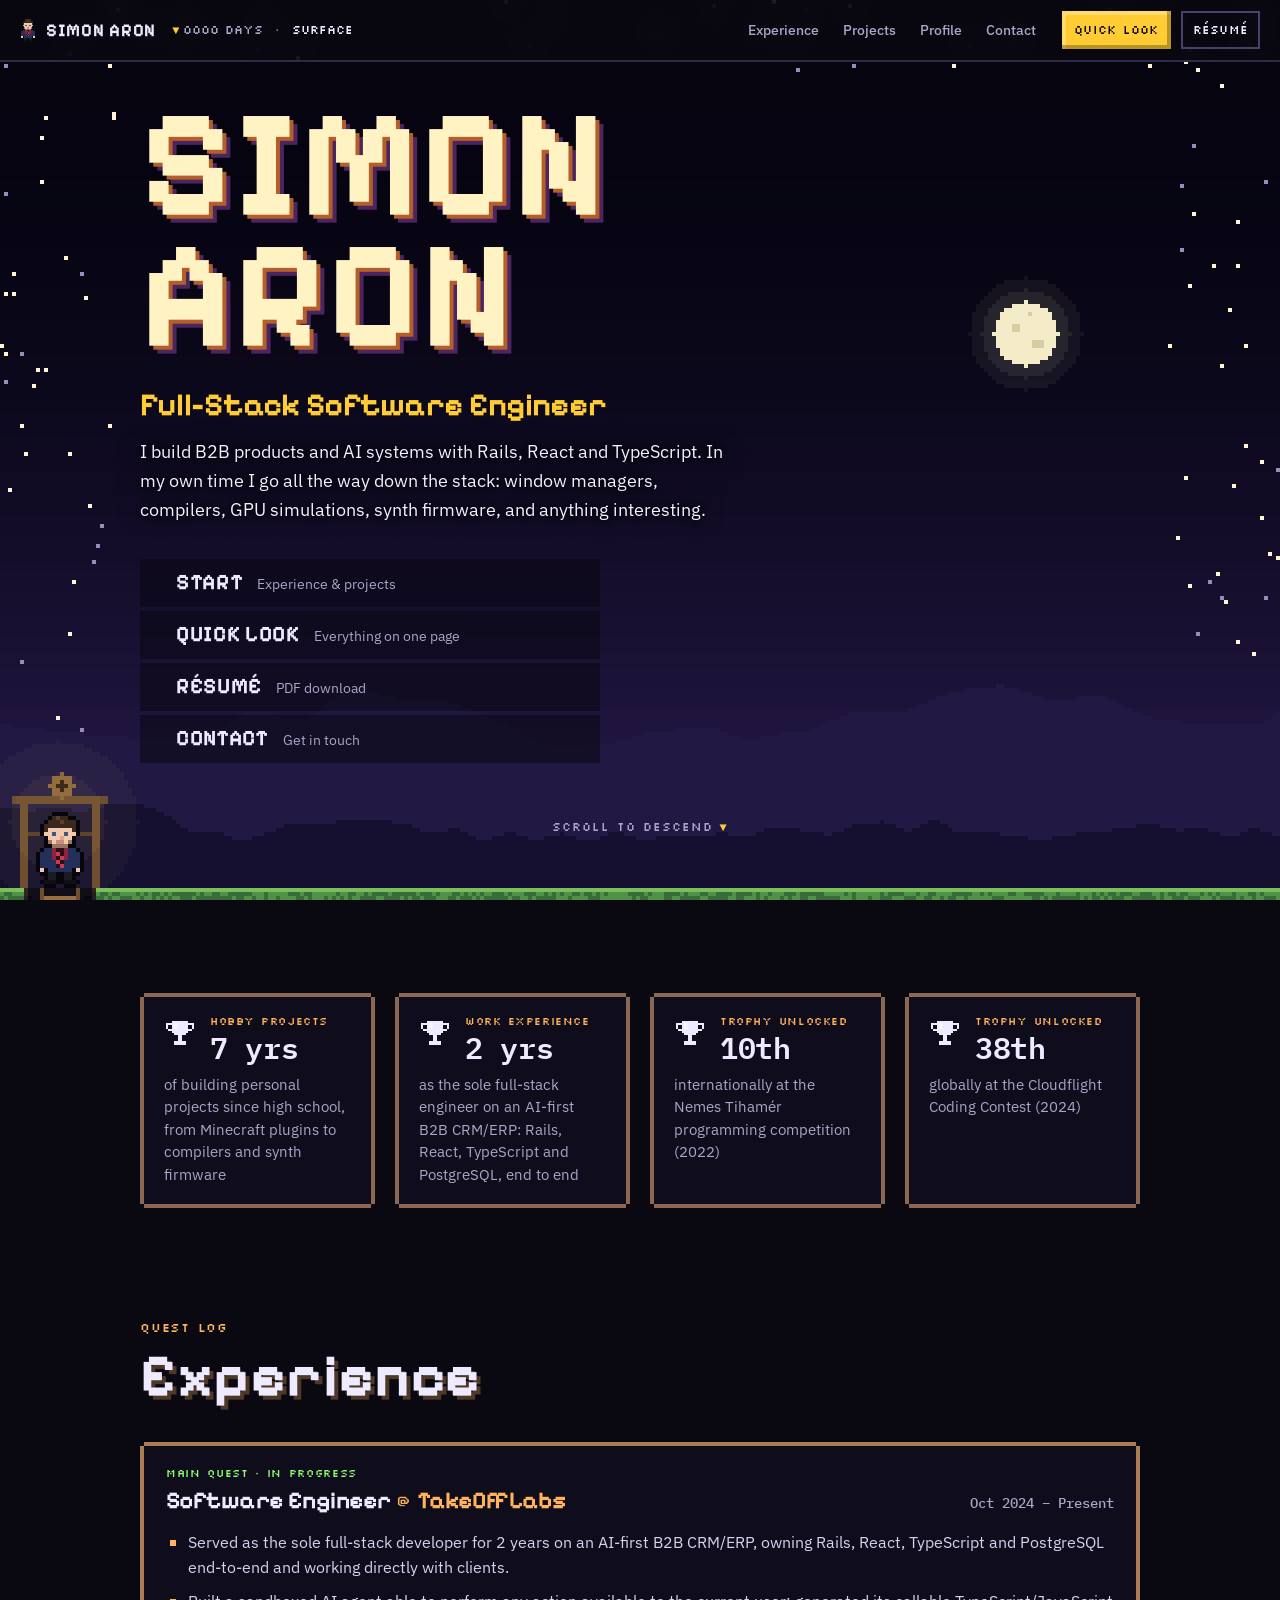
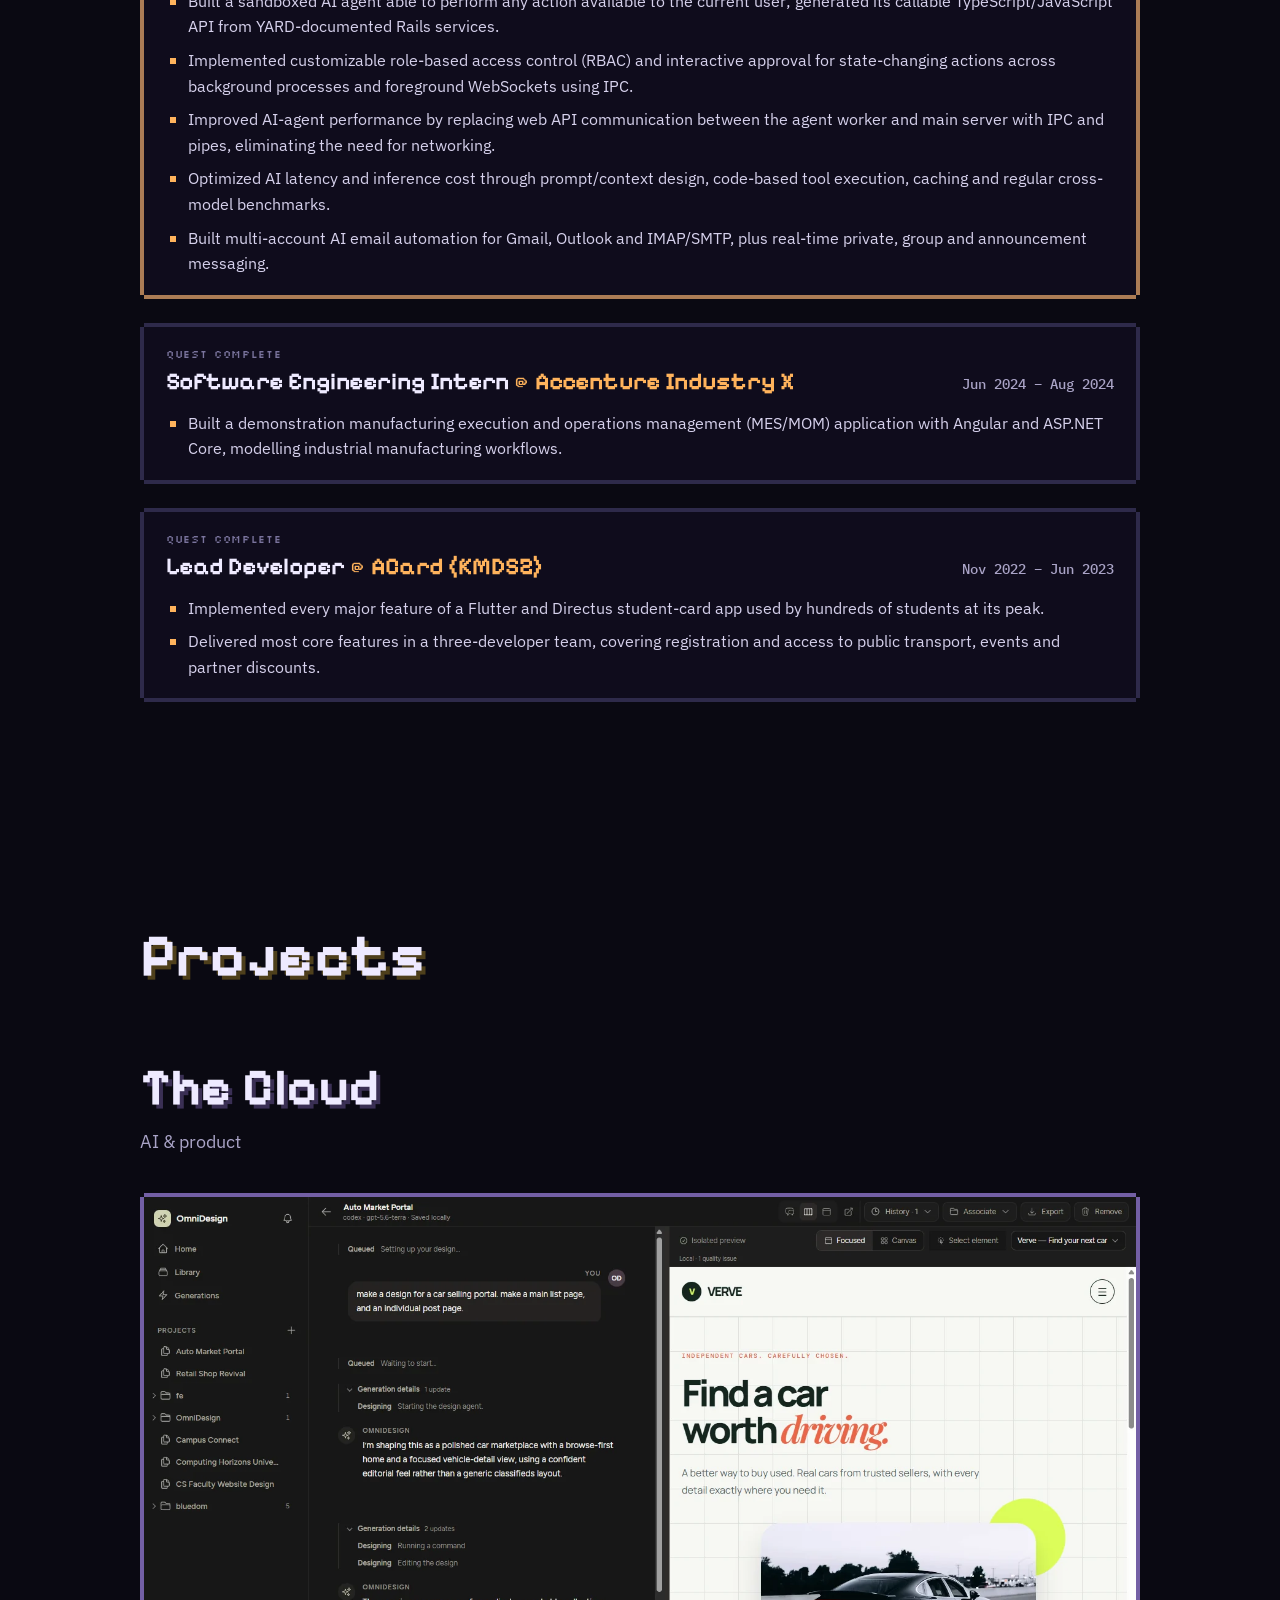
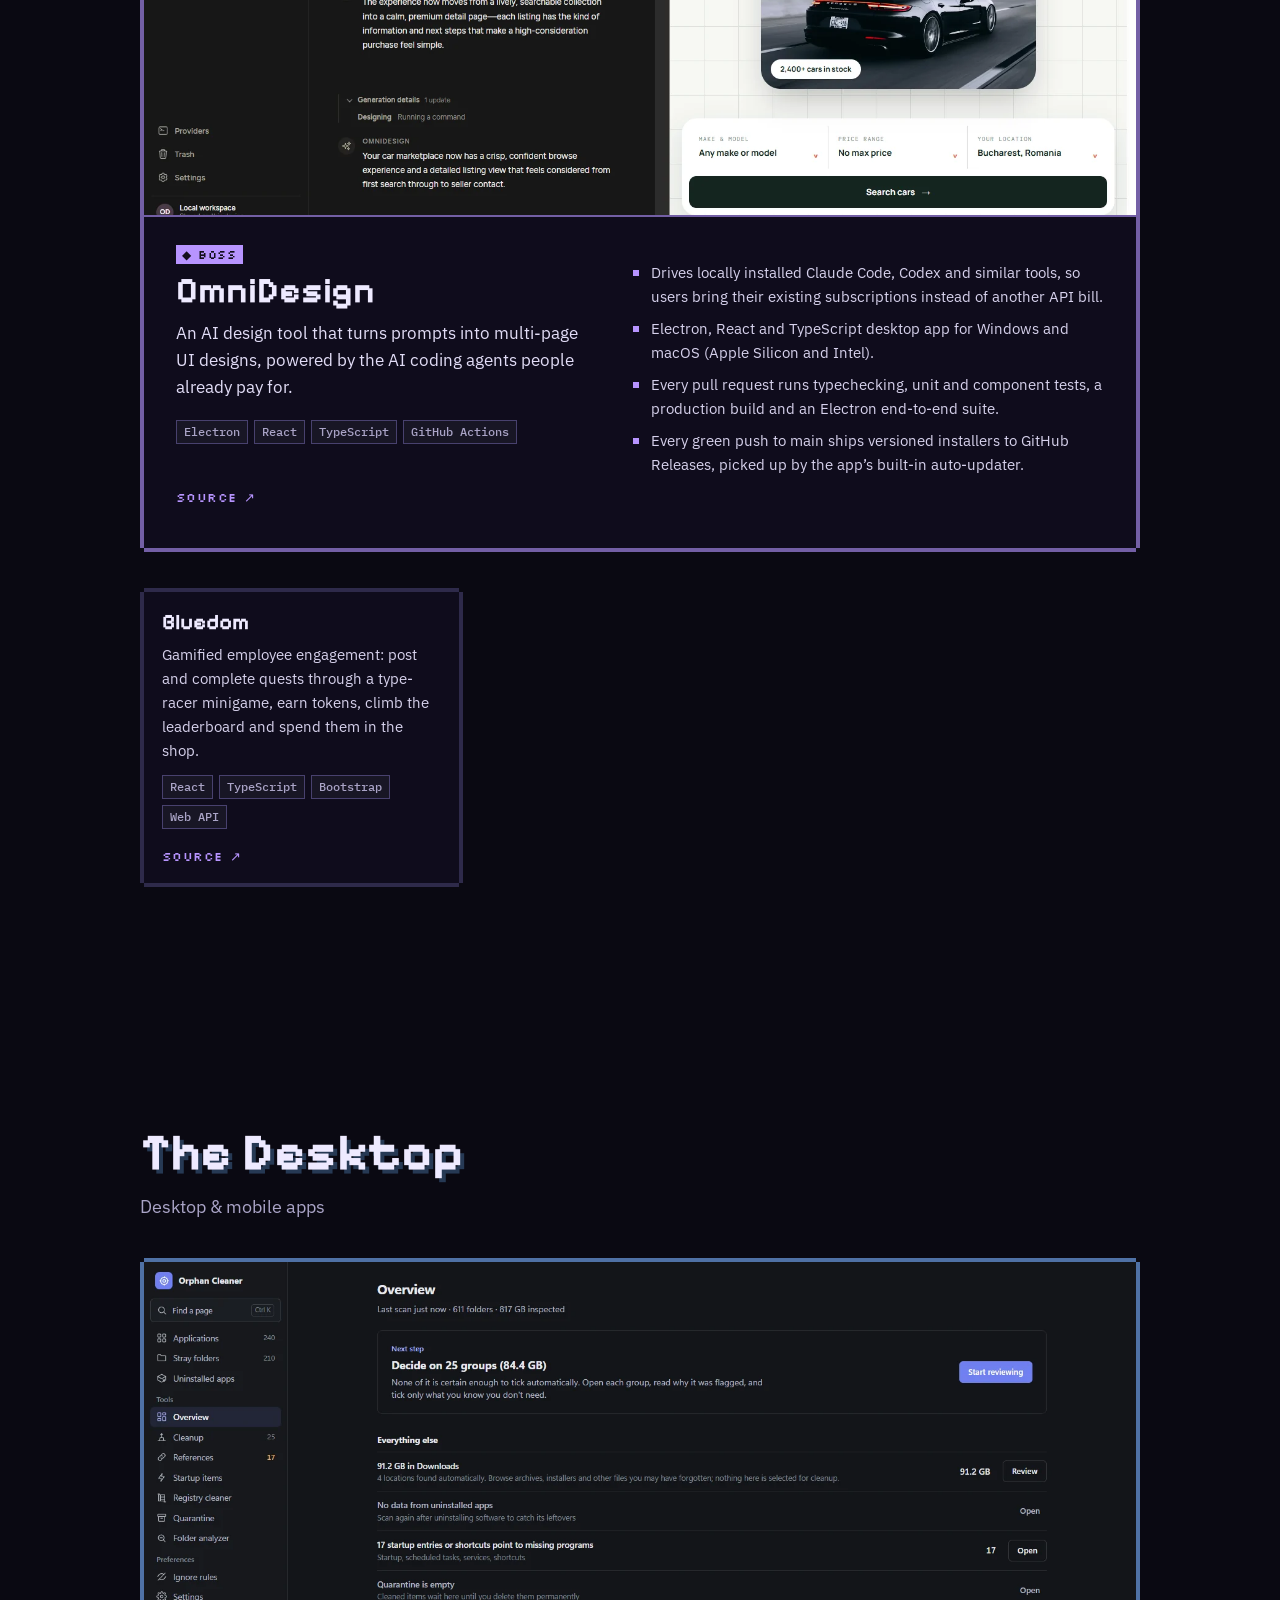
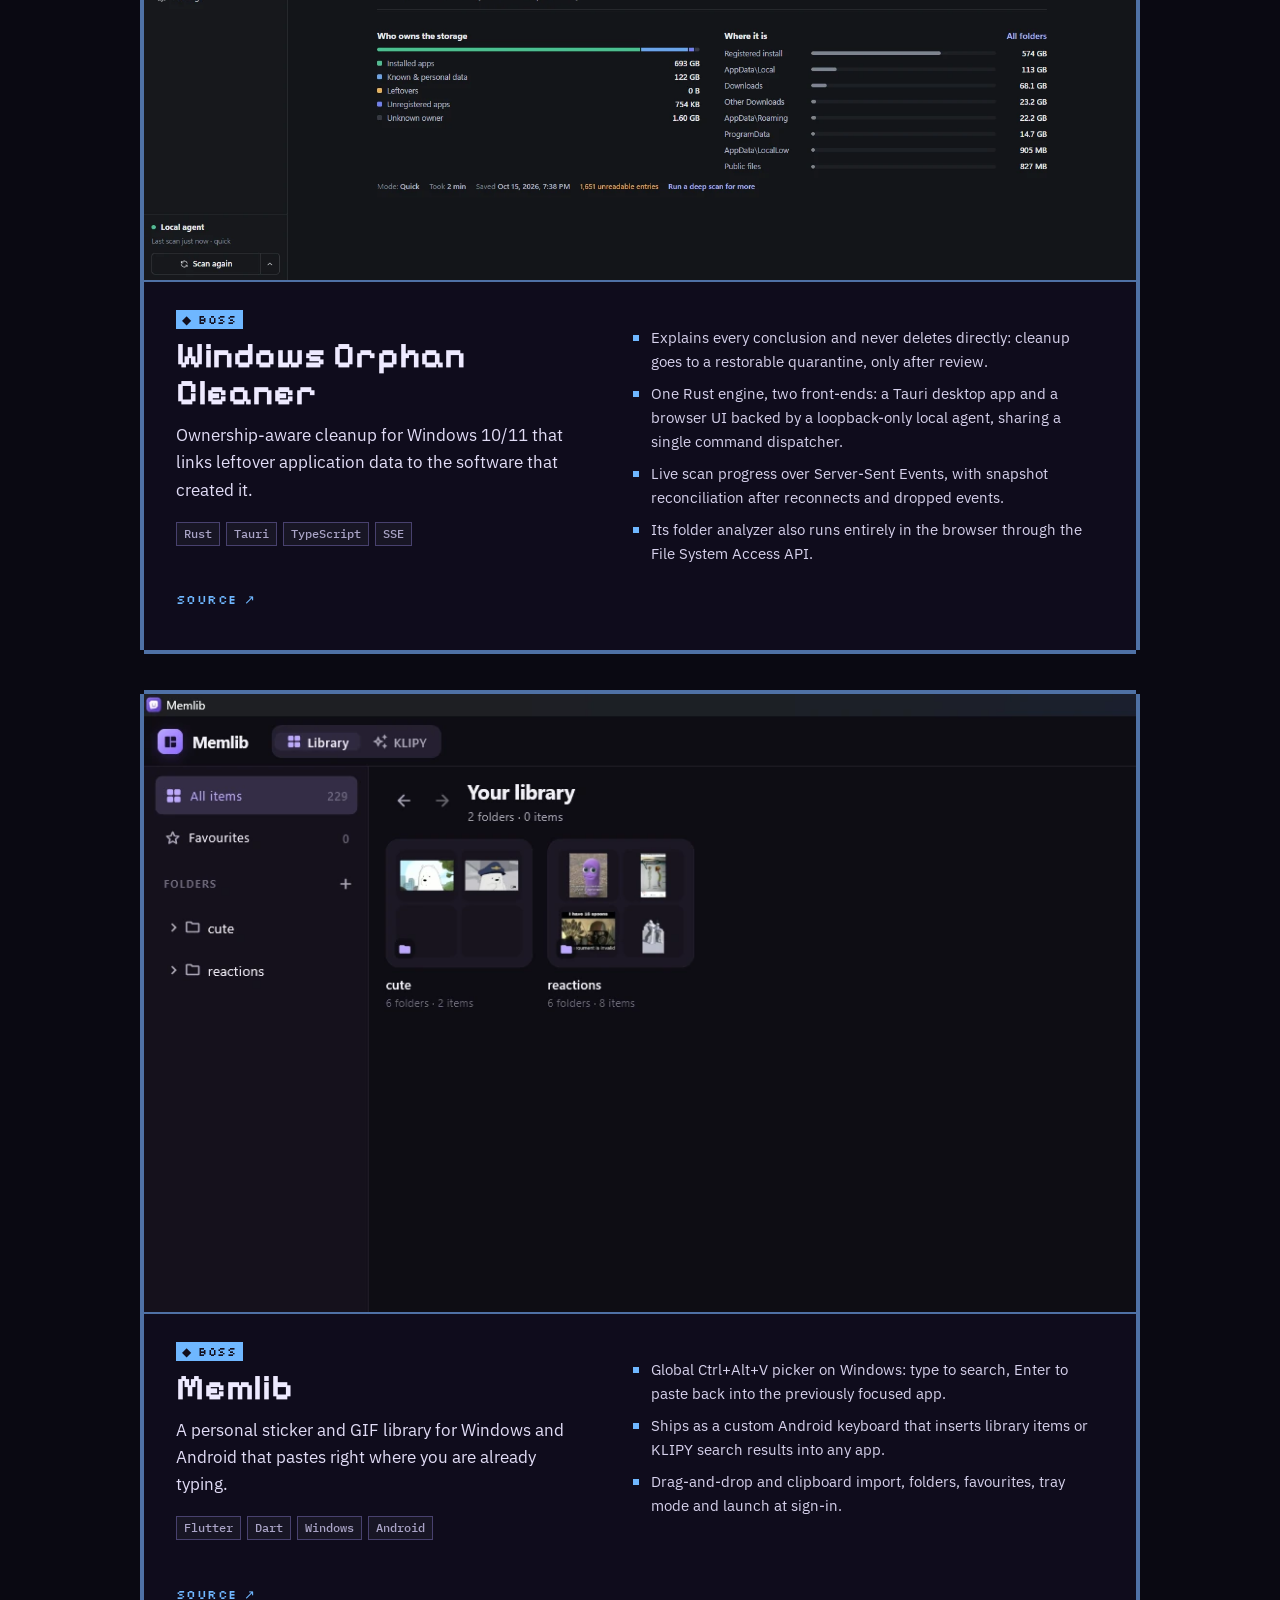
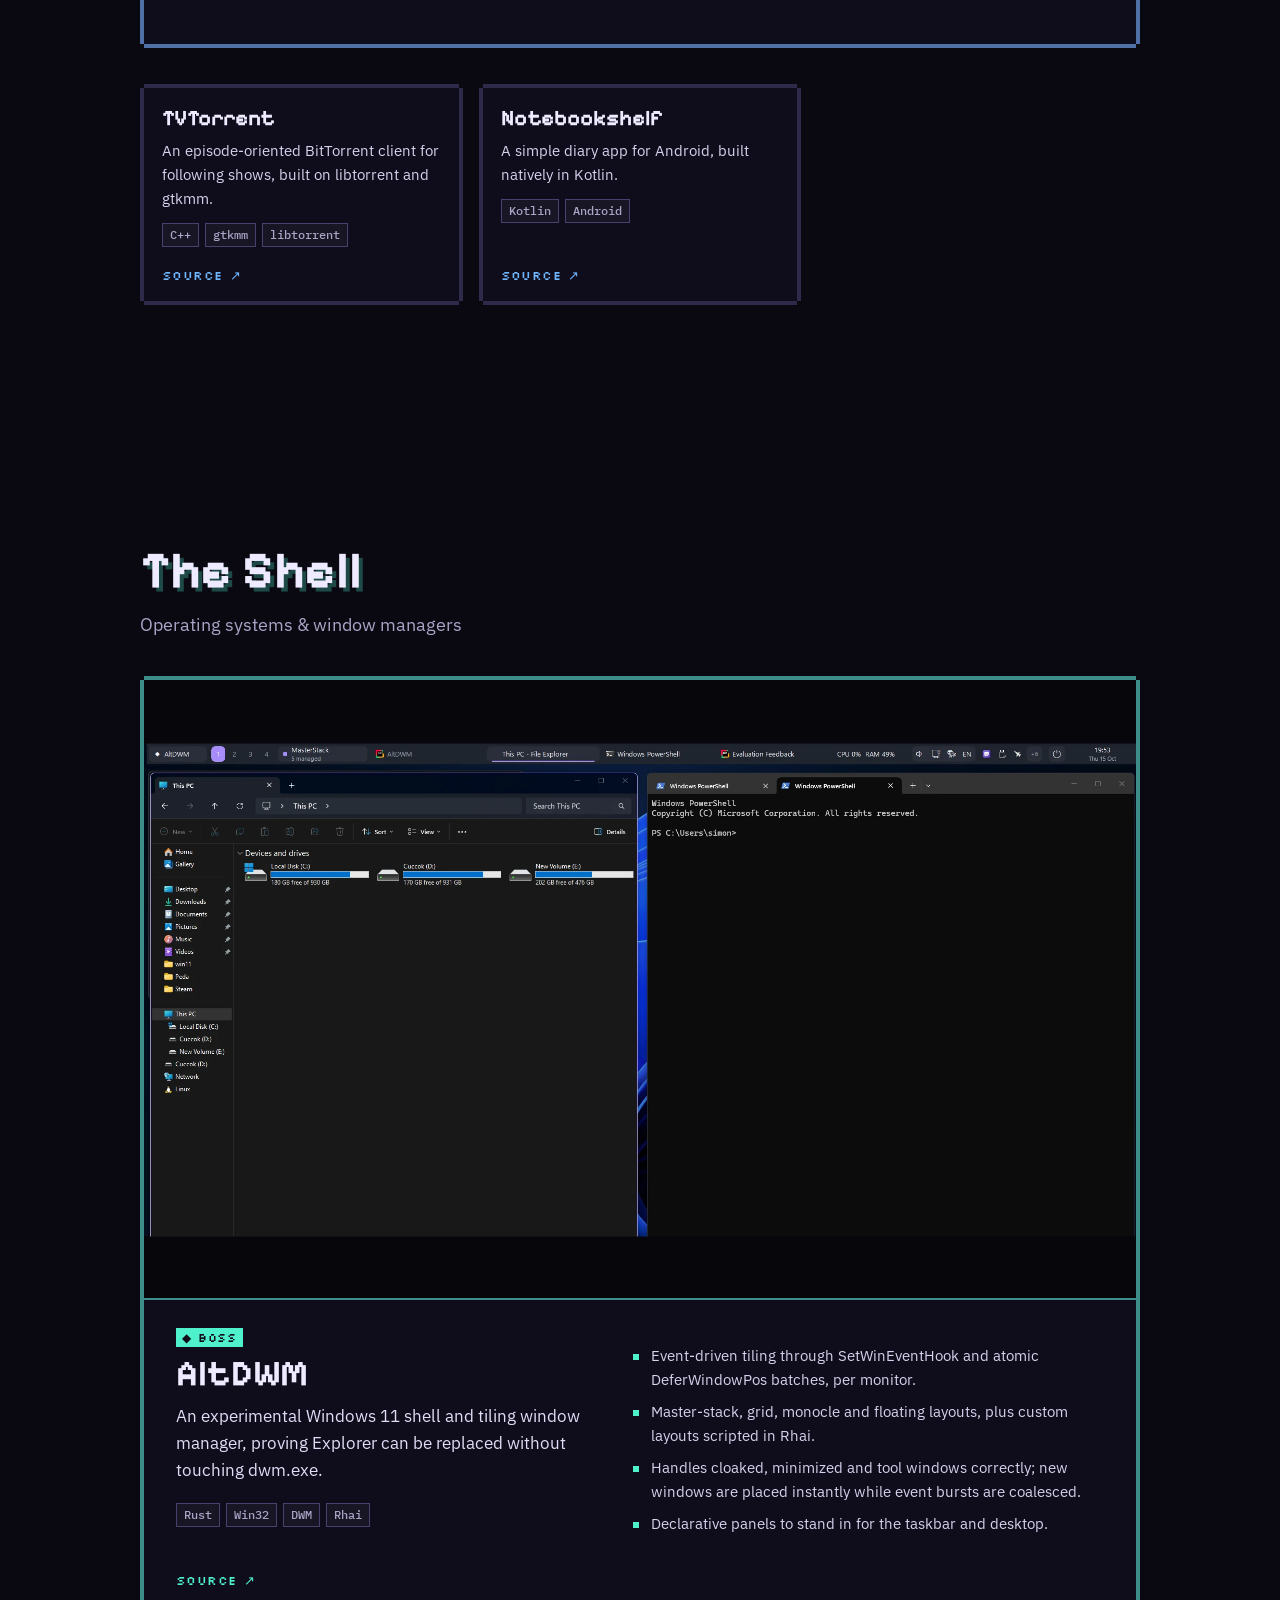
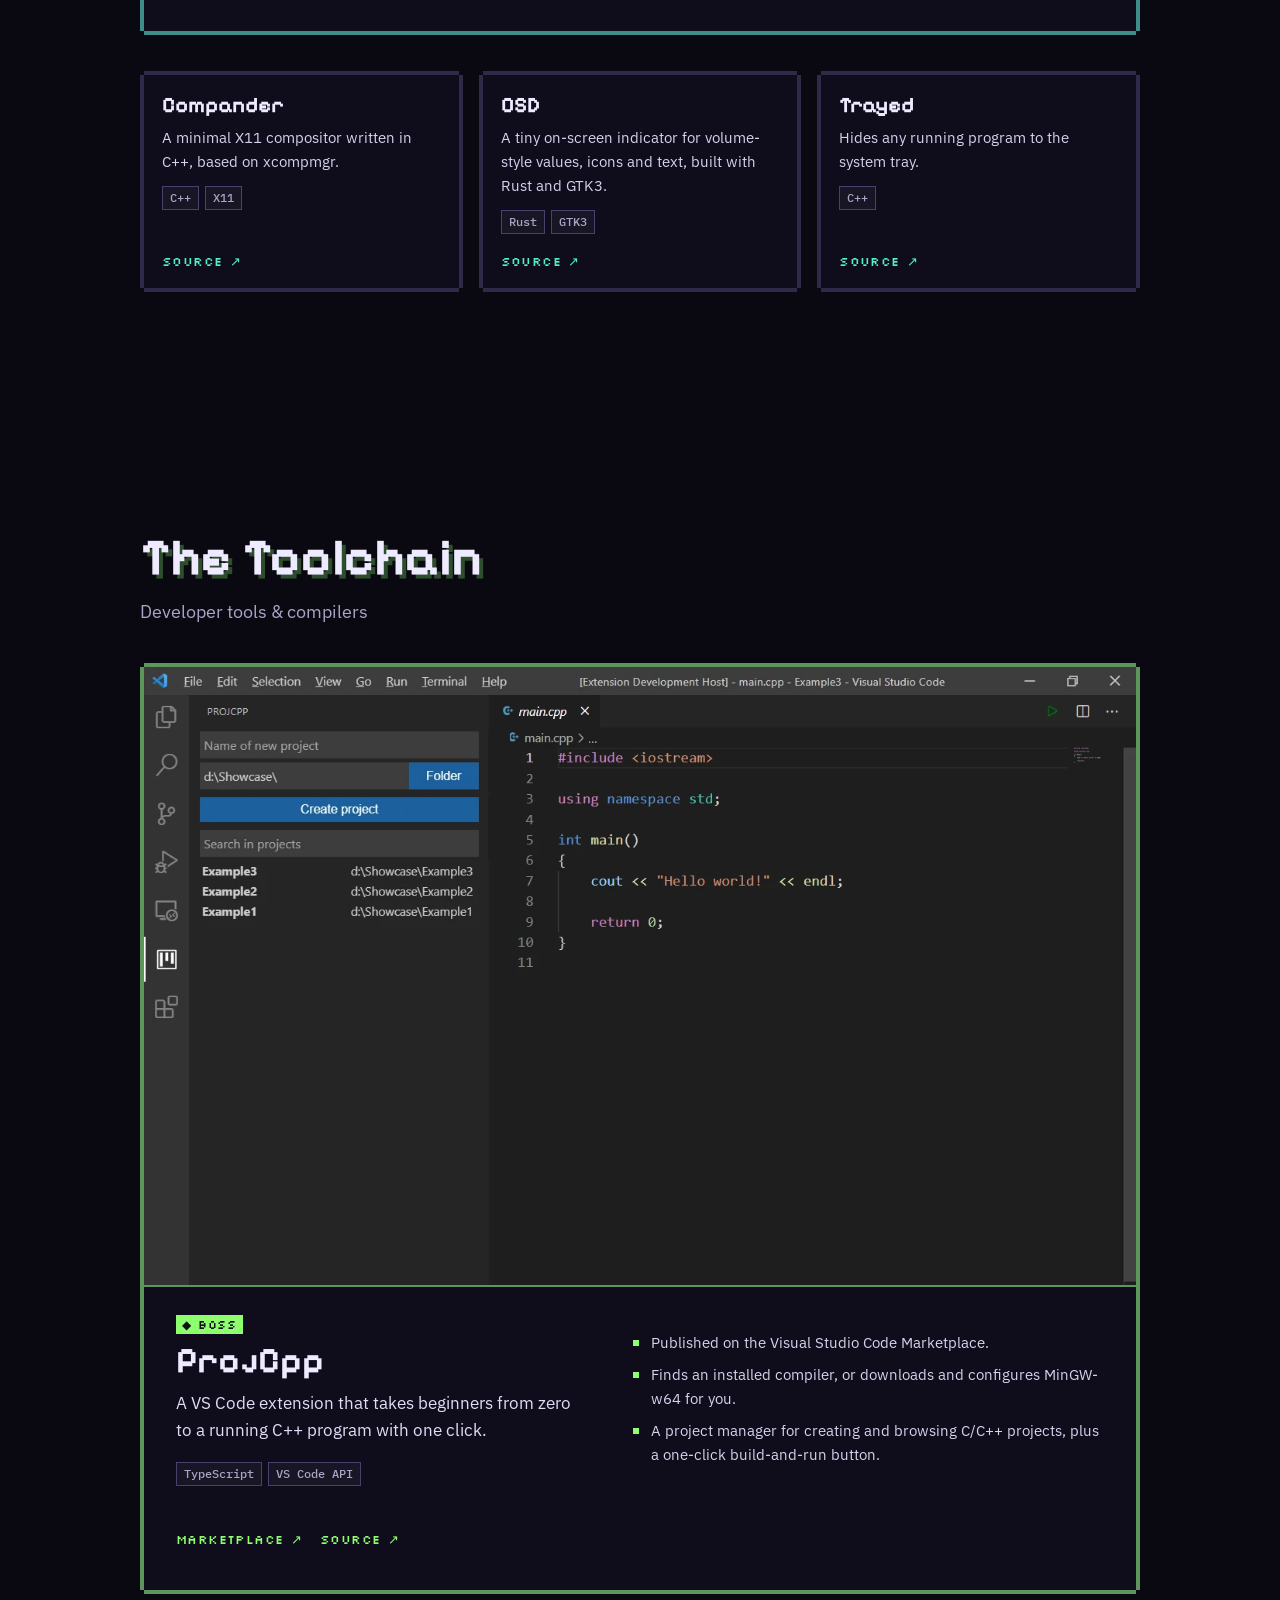
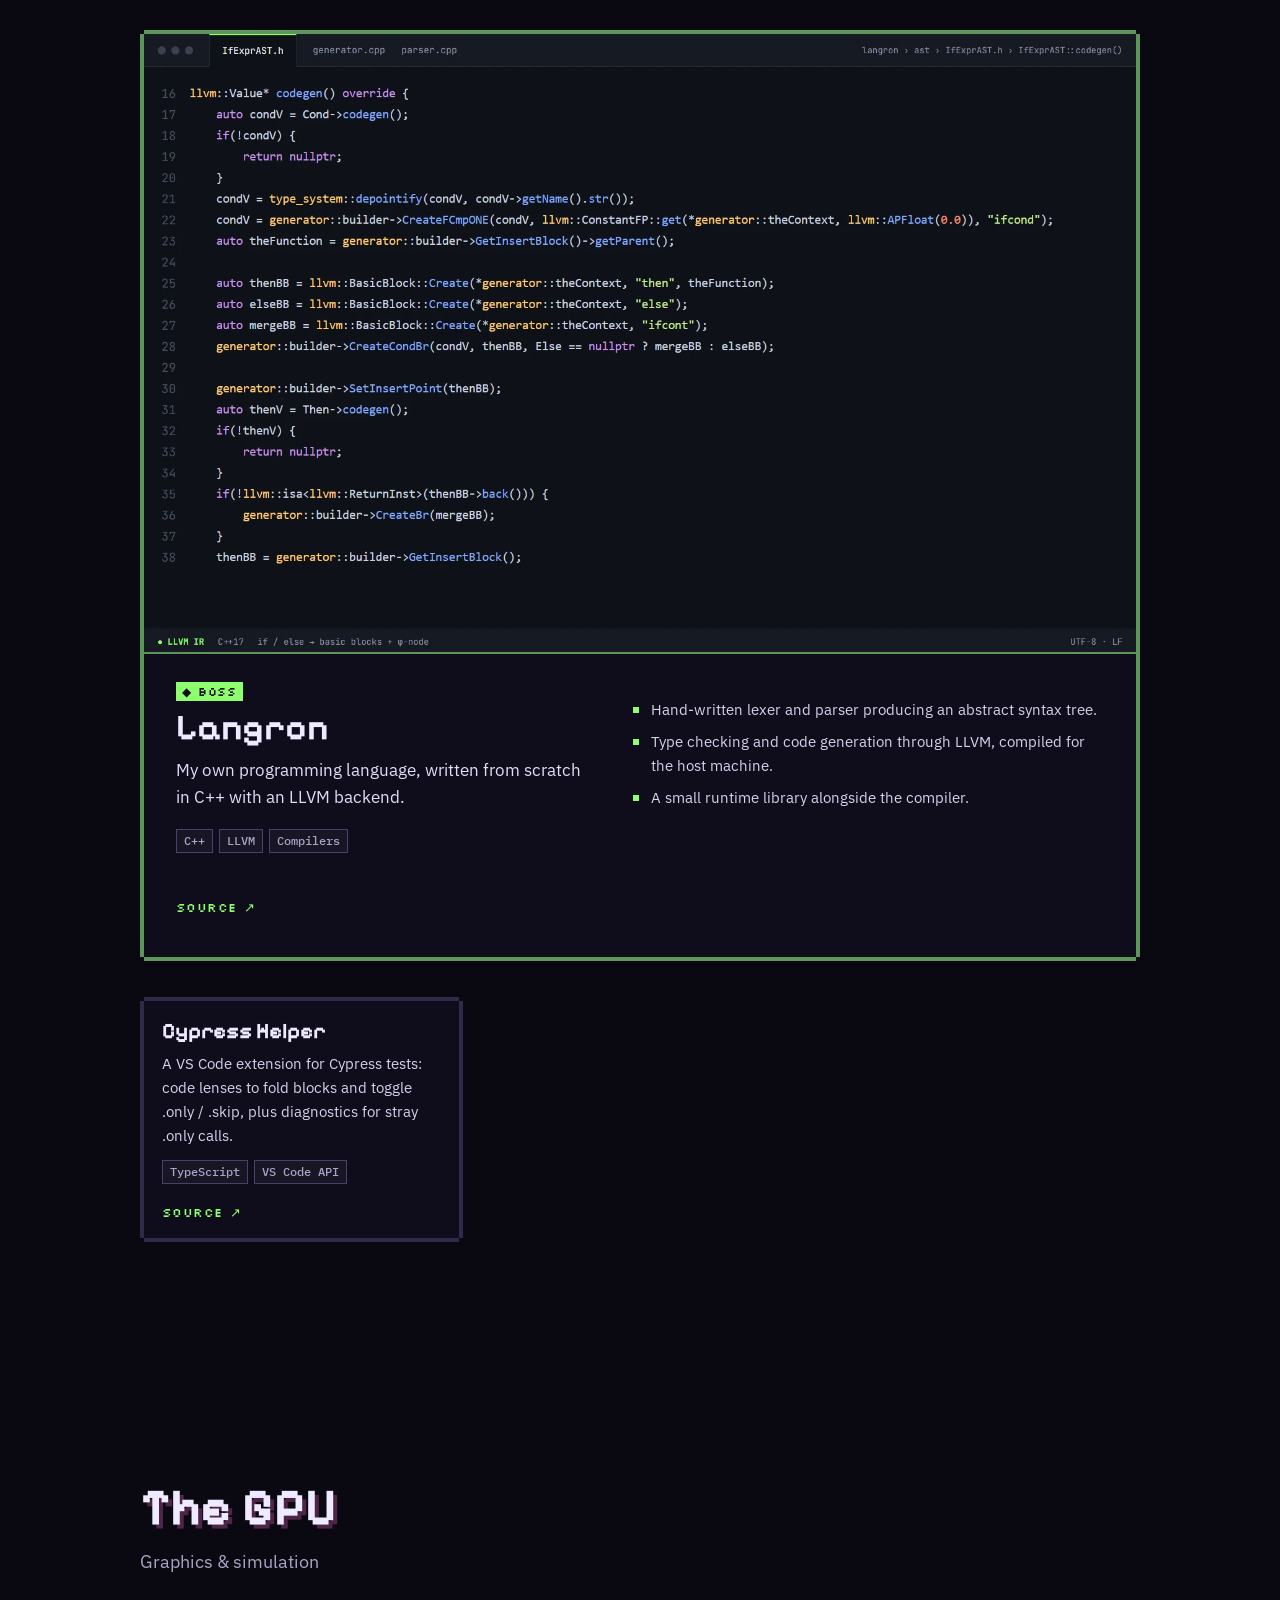
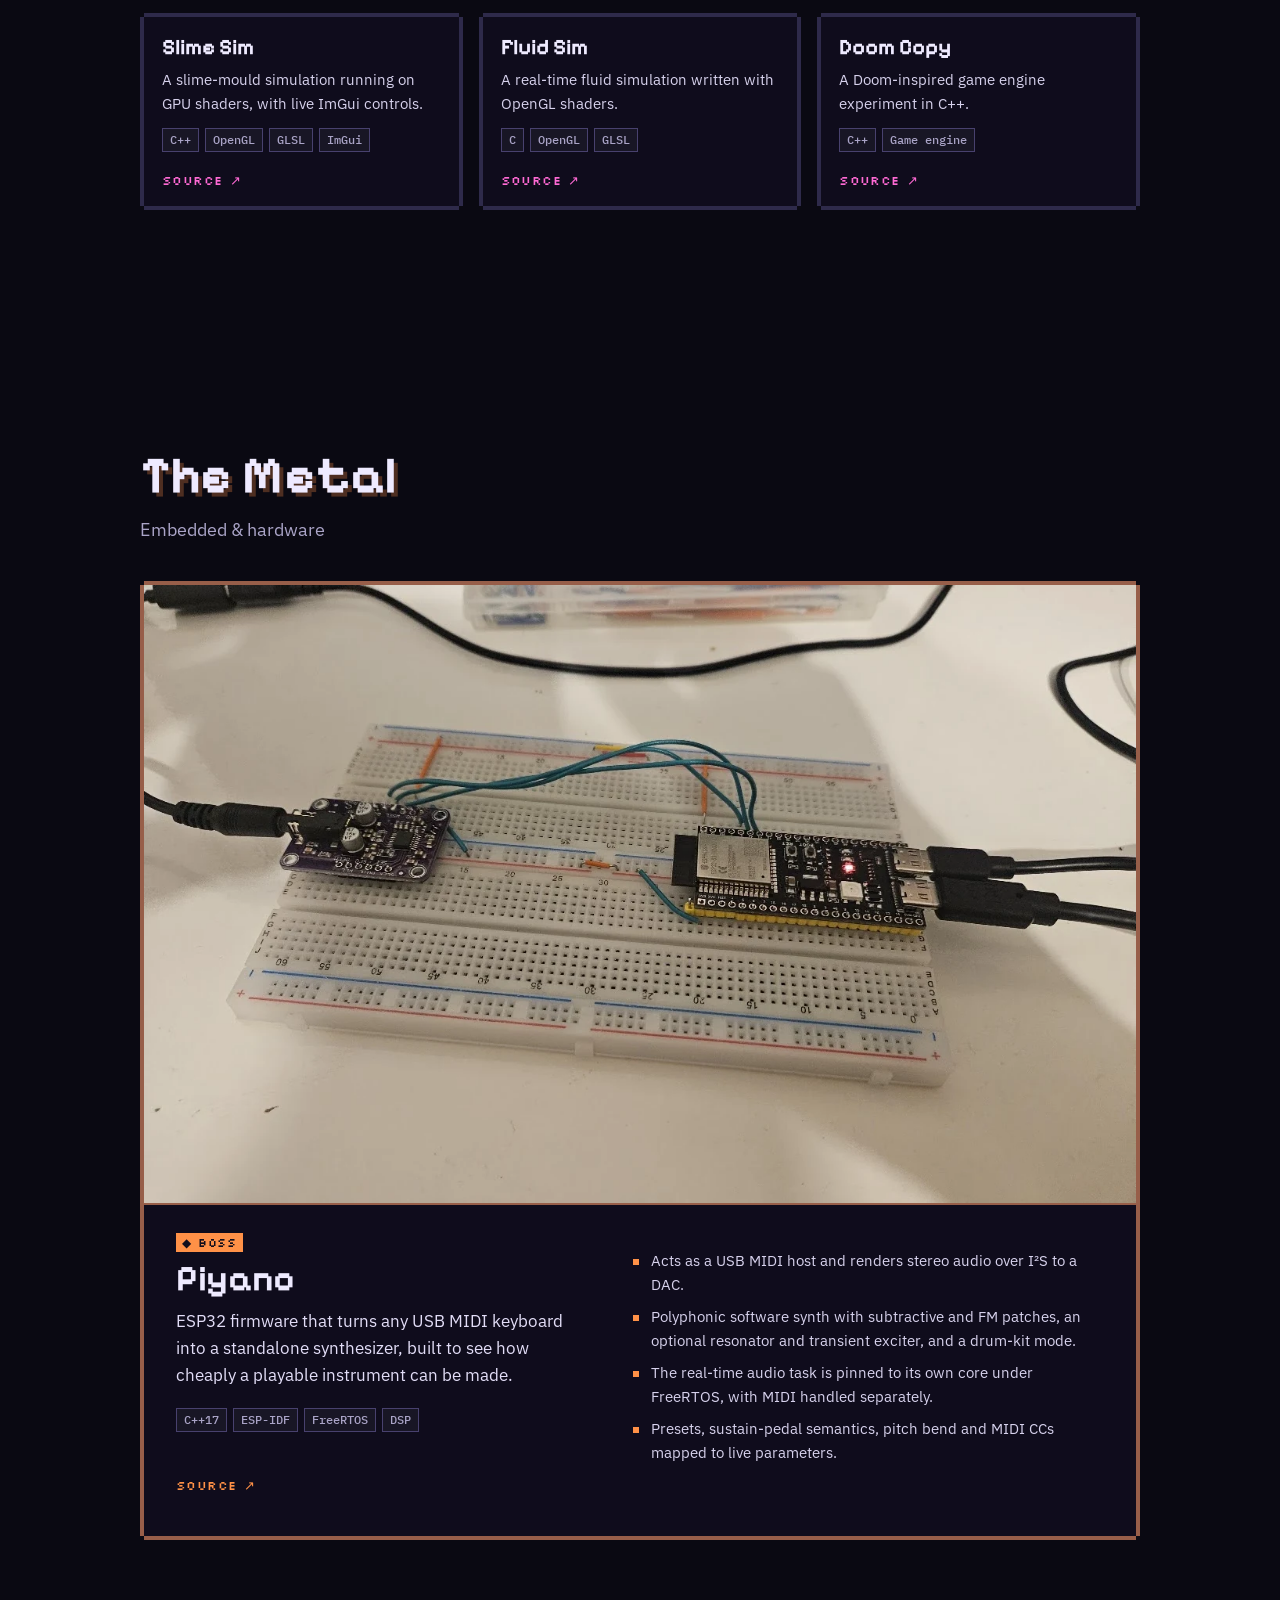
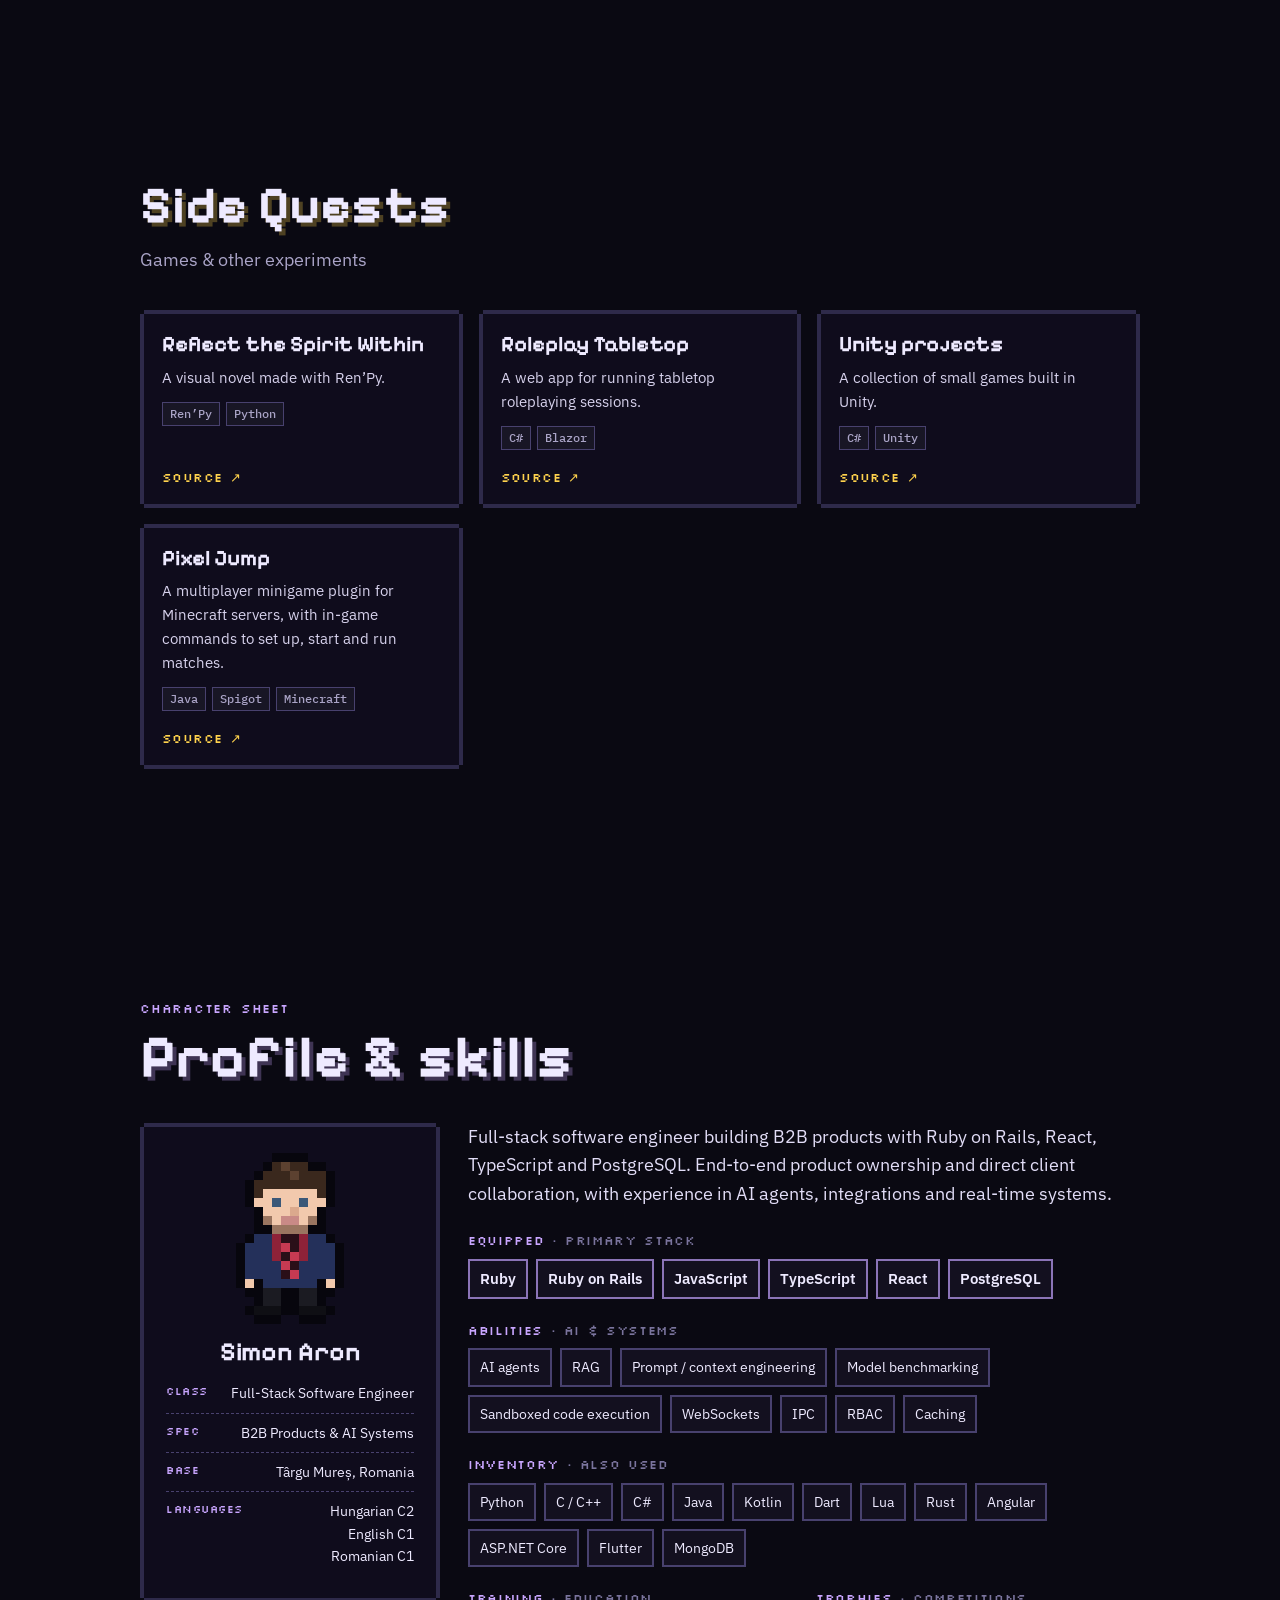
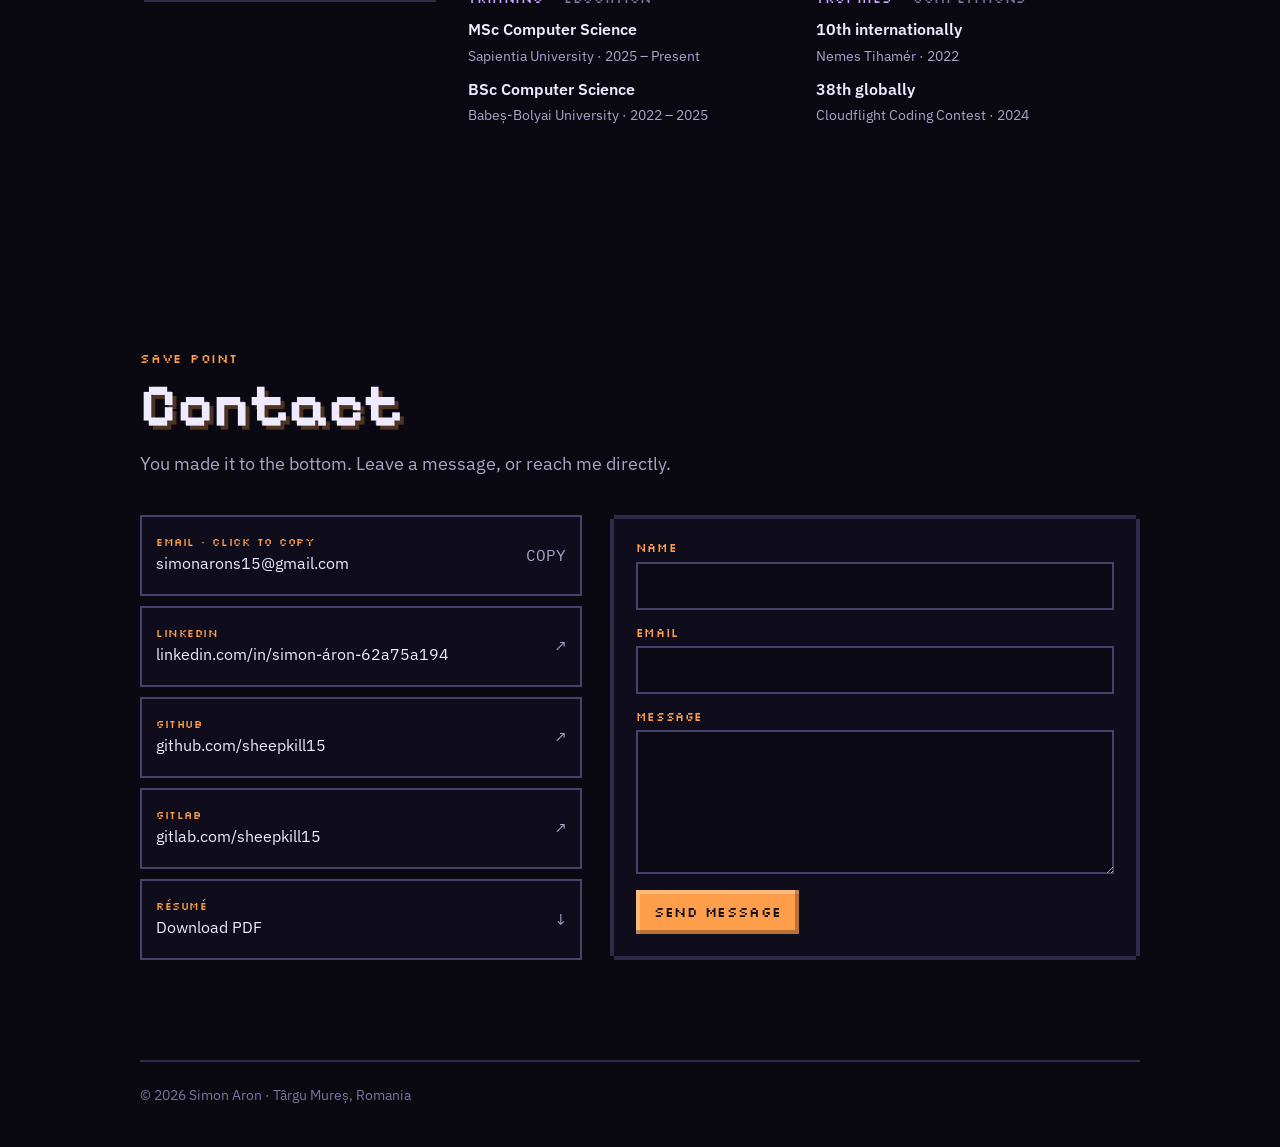
<file: index.html>
<!doctype html>
<html lang="en">
<head>
  <meta charset="utf-8">
  <meta name="viewport" content="width=device-width, initial-scale=1, viewport-fit=cover">
  <title>Simon Aron · Full-Stack Software Engineer</title>
  <meta name="description" content="Simon Aron: full-stack software engineer building B2B products and AI systems with Rails, React and TypeScript, and side projects all the way down to the metal.">
  <meta name="theme-color" content="#0a0912">
  <link rel="canonical" href="https://simonaron.dev/">
  <meta property="og:type" content="website">
  <meta property="og:url" content="https://simonaron.dev/">
  <meta property="og:title" content="Simon Aron · Full-Stack Software Engineer">
  <meta property="og:description" content="B2B products & AI systems by day. Window managers, compilers, GPU sims and synth firmware by night.">
  <meta property="og:image" content="https://simonaron.dev/assets/og-image.png">
  <meta property="og:image:width" content="1200">
  <meta property="og:image:height" content="630">
  <meta property="og:image:alt" content="Simon Aron, Full-Stack Software Engineer, in pixel-art type over a starry night sky">
  <meta name="twitter:card" content="summary_large_image">
  <!-- prerender:jsonld -->
<script type="application/ld+json">
{
  "@context": "https://schema.org",
  "@type": "Person",
  "name": "Simon Aron",
  "jobTitle": "Full-Stack Software Engineer",
  "description": "Full-stack software engineer building B2B products with Ruby on Rails, React, TypeScript and PostgreSQL. End-to-end product ownership and direct client collaboration, with experience in AI agents, integrations and real-time systems.",
  "url": "https://simonaron.dev/",
  "email": "mailto:simonarons15@gmail.com",
  "address": {
    "@type": "PostalAddress",
    "addressLocality": "Târgu Mureș",
    "addressCountry": "Romania"
  },
  "worksFor": {
    "@type": "Organization",
    "name": "TakeOffLabs"
  },
  "alumniOf": [
    {
      "@type": "CollegeOrUniversity",
      "name": "Sapientia University"
    },
    {
      "@type": "CollegeOrUniversity",
      "name": "Babeș-Bolyai University"
    }
  ],
  "knowsAbout": [
    "Ruby",
    "Ruby on Rails",
    "JavaScript",
    "TypeScript",
    "React",
    "PostgreSQL",
    "AI agents",
    "RAG",
    "Prompt / context engineering",
    "Model benchmarking",
    "Sandboxed code execution",
    "WebSockets",
    "IPC",
    "RBAC",
    "Caching"
  ],
  "knowsLanguage": [
    "Hungarian",
    "English",
    "Romanian"
  ],
  "sameAs": [
    "https://www.linkedin.com/in/simon-%C3%A1ron-62a75a194/",
    "https://github.com/sheepkill15",
    "https://gitlab.com/sheepkill15"
  ]
}
  </script>
<!-- /prerender:jsonld -->
  <link rel="icon" href="assets/favicon.svg?v=2" type="image/svg+xml">
  <link rel="apple-touch-icon" href="assets/apple-touch-icon.png">
  <link rel="preconnect" href="https://fonts.googleapis.com">
  <link rel="preconnect" href="https://fonts.gstatic.com" crossorigin>
  <link href="https://fonts.googleapis.com/css2?family=IBM+Plex+Mono:wght@400;500&family=IBM+Plex+Sans:wght@400;500;600&family=Pixelify+Sans:wght@500;700&family=Silkscreen&display=swap" rel="stylesheet">
  <link rel="stylesheet" href="css/style.css?v=21">
  <script src="js/data.js?v=21" defer></script>
  <script src="js/pixel.js?v=21" defer></script>
  <script src="js/scene.js?v=21" defer></script>
  <script src="js/render.js?v=21" defer></script>
  <script src="js/app.js?v=21" defer></script>
</head>
<body>
  <a class="skip" href="#experience">Skip to content</a>
  <canvas id="scene" aria-hidden="true"></canvas>

  <header class="hud" id="hud">
    <div class="hud-row">
      <a class="brand" href="#top" aria-label="Simon Aron, back to top">
        <canvas class="brand-mark" width="12" height="19" aria-hidden="true"></canvas>
        <span>SIMON ARON</span>
      </a>
      <p class="depth" aria-hidden="true">
        <span class="depth-arrow">▼</span><span id="depth-m">0000</span> days
        <span class="depth-sep">·</span>
        <span id="depth-name">Surface</span>
      </p>
      <nav class="hud-nav" aria-label="Sections">
        <a href="#experience">Experience</a>
        <a href="#projects">Projects</a>
        <a href="#profile">Profile</a>
        <a href="#contact">Contact</a>
      </nav>
      <div class="hud-actions">
        <a class="btn btn-sm" href="#quick" id="quick-toggle">Quick look</a>
        <a class="btn btn-sm btn-ghost hide-sm" href="assets/Simon_Aron_Resume.pdf" download>Résumé</a>
        <button class="menu-btn" id="menu-btn" aria-expanded="false" aria-controls="mnav" aria-label="Open menu">
          <span></span><span></span><span></span>
        </button>
      </div>
    </div>
    <div class="hud-progress" aria-hidden="true">
      <span class="hud-bar" id="hud-bar"></span>
      <canvas class="hud-miner" id="hud-miner" width="14" height="19"></canvas>
    </div>
    <nav class="mnav" id="mnav" aria-label="Sections" hidden>
      <a href="#experience">Experience</a>
      <a href="#projects">Projects</a>
      <a href="#profile">Profile</a>
      <a href="#contact">Contact</a>
      <a href="assets/Simon_Aron_Resume.pdf" download>Download résumé (PDF)</a>
    </nav>
  </header>

  <main id="game">
    <!-- SURFACE -->
    <section class="hero" id="top" data-theme="sky" data-name="Surface" style="--w:#ffcc33">
      <div class="wrap hero-inner">
        <h1 class="title">Simon <br>Aron</h1>
        <p class="role">Full-Stack Software Engineer</p>
        <p class="sub">I build B2B products and AI systems with Rails, React and TypeScript. In my own time I go all the way down the stack: window managers, compilers, GPU simulations, synth firmware, and anything interesting.</p>
        <nav class="menu" aria-label="Start">
          <a class="menu-item" href="#experience"><span class="mi-label">Start</span><span class="mi-plain">Experience &amp; projects</span></a>
          <a class="menu-item" href="#quick"><span class="mi-label">Quick look</span><span class="mi-plain">Everything on one page</span></a>
          <a class="menu-item" href="assets/Simon_Aron_Resume.pdf" download><span class="mi-label">Résumé</span><span class="mi-plain">PDF download</span></a>
          <a class="menu-item" href="#contact"><span class="mi-label">Contact</span><span class="mi-plain">Get in touch</span></a>
        </nav>
      </div>
      <p class="scroll-hint" aria-hidden="true">SCROLL TO DESCEND <span>▼</span></p>
    </section>

    <!-- HIGHLIGHTS -->
    <section class="highlights" data-theme="soil" data-name="Topsoil" style="--w:#ffb35c" aria-label="Highlights">
      <div class="wrap">
        <ul class="unlocks" id="unlocks"><!-- prerender:unlocks -->
<li class="unlock px"><svg viewBox="0 0 16 16" shape-rendering="crispEdges" aria-hidden="true"><g fill="currentColor"><rect x="4" y="2" width="8" height="6"/><rect x="2" y="3" width="2" height="1"/><rect x="12" y="3" width="2" height="1"/><rect x="1" y="3" width="1" height="3"/><rect x="14" y="3" width="1" height="3"/><rect x="2" y="6" width="2" height="1"/><rect x="12" y="6" width="2" height="1"/><rect x="5" y="8" width="6" height="1"/><rect x="7" y="9" width="2" height="3"/><rect x="5" y="12" width="6" height="2"/></g><rect x="5" y="3" width="2" height="3" fill="#fff" opacity=".45"/></svg>
        <span class="unlock-tag">HOBBY PROJECTS</span>
        <span class="unlock-big">7 yrs</span>
        <p>of building personal projects since high school, from Minecraft plugins to compilers and synth firmware</p></li><li class="unlock px"><svg viewBox="0 0 16 16" shape-rendering="crispEdges" aria-hidden="true"><g fill="currentColor"><rect x="4" y="2" width="8" height="6"/><rect x="2" y="3" width="2" height="1"/><rect x="12" y="3" width="2" height="1"/><rect x="1" y="3" width="1" height="3"/><rect x="14" y="3" width="1" height="3"/><rect x="2" y="6" width="2" height="1"/><rect x="12" y="6" width="2" height="1"/><rect x="5" y="8" width="6" height="1"/><rect x="7" y="9" width="2" height="3"/><rect x="5" y="12" width="6" height="2"/></g><rect x="5" y="3" width="2" height="3" fill="#fff" opacity=".45"/></svg>
        <span class="unlock-tag">WORK EXPERIENCE</span>
        <span class="unlock-big">2 yrs</span>
        <p>as the sole full-stack engineer on an AI-first B2B CRM/ERP: Rails, React, TypeScript and PostgreSQL, end to end</p></li><li class="unlock px"><svg viewBox="0 0 16 16" shape-rendering="crispEdges" aria-hidden="true"><g fill="currentColor"><rect x="4" y="2" width="8" height="6"/><rect x="2" y="3" width="2" height="1"/><rect x="12" y="3" width="2" height="1"/><rect x="1" y="3" width="1" height="3"/><rect x="14" y="3" width="1" height="3"/><rect x="2" y="6" width="2" height="1"/><rect x="12" y="6" width="2" height="1"/><rect x="5" y="8" width="6" height="1"/><rect x="7" y="9" width="2" height="3"/><rect x="5" y="12" width="6" height="2"/></g><rect x="5" y="3" width="2" height="3" fill="#fff" opacity=".45"/></svg>
        <span class="unlock-tag">TROPHY UNLOCKED</span>
        <span class="unlock-big">10th</span>
        <p>internationally at the Nemes Tihamér programming competition (2022)</p></li><li class="unlock px"><svg viewBox="0 0 16 16" shape-rendering="crispEdges" aria-hidden="true"><g fill="currentColor"><rect x="4" y="2" width="8" height="6"/><rect x="2" y="3" width="2" height="1"/><rect x="12" y="3" width="2" height="1"/><rect x="1" y="3" width="1" height="3"/><rect x="14" y="3" width="1" height="3"/><rect x="2" y="6" width="2" height="1"/><rect x="12" y="6" width="2" height="1"/><rect x="5" y="8" width="6" height="1"/><rect x="7" y="9" width="2" height="3"/><rect x="5" y="12" width="6" height="2"/></g><rect x="5" y="3" width="2" height="3" fill="#fff" opacity=".45"/></svg>
        <span class="unlock-tag">TROPHY UNLOCKED</span>
        <span class="unlock-big">38th</span>
        <p>globally at the Cloudflight Coding Contest (2024)</p></li>
<!-- /prerender:unlocks --></ul>
      </div>
    </section>

    <!-- EXPERIENCE -->
    <section class="section" id="experience" data-theme="soil" data-name="Quest log" style="--w:#ffb35c">
      <div class="wrap">
        <header class="sec-head">
          <p class="kicker">QUEST LOG</p>
          <h2>Experience</h2>
        </header>
        <ol class="quests" id="quests"><!-- prerender:quests -->
<li class="quest px is-active">
        <p class="status">MAIN QUEST · IN PROGRESS</p>
        <div class="quest-top">
          <h3>Software Engineer <span class="at">@ TakeOffLabs</span></h3>
          <span class="quest-dates">Oct 2024 – Present</span>
        </div>
        <ul class="loot"><li>Served as the sole full-stack developer for 2 years on an AI-first B2B CRM/ERP, owning Rails, React, TypeScript and PostgreSQL end-to-end and working directly with clients.</li><li>Built a sandboxed AI agent able to perform any action available to the current user; generated its callable TypeScript/JavaScript API from YARD-documented Rails services.</li><li>Implemented customizable role-based access control (RBAC) and interactive approval for state-changing actions across background processes and foreground WebSockets using IPC.</li><li>Improved AI-agent performance by replacing web API communication between the agent worker and main server with IPC and pipes, eliminating the need for networking.</li><li>Optimized AI latency and inference cost through prompt/context design, code-based tool execution, caching and regular cross-model benchmarks.</li><li>Built multi-account AI email automation for Gmail, Outlook and IMAP/SMTP, plus real-time private, group and announcement messaging.</li></ul>
      </li><li class="quest px">
        <p class="status">QUEST COMPLETE</p>
        <div class="quest-top">
          <h3>Software Engineering Intern <span class="at">@ Accenture Industry X</span></h3>
          <span class="quest-dates">Jun 2024 – Aug 2024</span>
        </div>
        <ul class="loot"><li>Built a demonstration manufacturing execution and operations management (MES/MOM) application with Angular and ASP.NET Core, modelling industrial manufacturing workflows.</li></ul>
      </li><li class="quest px">
        <p class="status">QUEST COMPLETE</p>
        <div class="quest-top">
          <h3>Lead Developer <span class="at">@ ACard (KMDSZ)</span></h3>
          <span class="quest-dates">Nov 2022 – Jun 2023</span>
        </div>
        <ul class="loot"><li>Implemented every major feature of a Flutter and Directus student-card app used by hundreds of students at its peak.</li><li>Delivered most core features in a three-developer team, covering registration and access to public transport, events and partner discounts.</li></ul>
      </li>
<!-- /prerender:quests --></ol>
      </div>
    </section>

    <!-- PROJECTS -->
    <div id="projects">
      <section class="section level-select" data-theme="cloud" data-name="Projects" style="--w:#ffcc33" aria-labelledby="ls-title">
        <div class="wrap">
          <header class="sec-head">
            <h2 id="ls-title">Projects</h2>
          </header>
        </div>
      </section>
      <div id="worlds"><!-- prerender:worlds -->
<section class="world" id="world-cloud" data-theme="cloud" data-name="The Cloud" style="--w:#b794ff">
        <div class="wrap">
          <header class="sec-head">
            <h2>The Cloud</h2>
            <p class="plain">AI &amp; product</p>
          </header>
          <div class="bosses"><article class="boss px">
                <figure class="shot"><img src="assets/shots/omnidesign.webp" alt="OmniDesign screenshot" loading="lazy" decoding="async"></figure>
                <div class="boss-body">
                  <div class="boss-meta"><span class="badge">◆ BOSS</span></div>
                  <h3>OmniDesign</h3>
                  <p class="pitch">An AI design tool that turns prompts into multi-page UI designs, powered by the AI coding agents people already pay for.</p>
                  <ul class="loot"><li>Drives locally installed Claude Code, Codex and similar tools, so users bring their existing subscriptions instead of another API bill.</li><li>Electron, React and TypeScript desktop app for Windows and macOS (Apple Silicon and Intel).</li><li>Every pull request runs typechecking, unit and component tests, a production build and an Electron end-to-end suite.</li><li>Every green push to main ships versioned installers to GitHub Releases, picked up by the app’s built-in auto-updater.</li></ul>
                  <ul class="tags" aria-label="Technologies"><li>Electron</li><li>React</li><li>TypeScript</li><li>GitHub Actions</li></ul>
                  <div class="links"><a href="https://github.com/sheepkill15/OmniDesign" target="_blank" rel="noopener" aria-label="OmniDesign: Source">Source ↗</a></div>
                </div>
              </article></div>
          <ul class="minis"><li class="mini px">
                <h3>Bluedom</h3>
                <p>Gamified employee engagement: post and complete quests through a type-racer minigame, earn tokens, climb the leaderboard and spend them in the shop.</p>
                <ul class="tags" aria-label="Technologies"><li>React</li><li>TypeScript</li><li>Bootstrap</li><li>Web API</li></ul>
                <div class="links"><a href="https://github.com/sheepkill15/bluedom" target="_blank" rel="noopener" aria-label="Bluedom: Source">Source ↗</a></div>
              </li></ul>
        </div>
      </section><section class="world" id="world-desktop" data-theme="desktop" data-name="The Desktop" style="--w:#6fb7ff">
        <div class="wrap">
          <header class="sec-head">
            <h2>The Desktop</h2>
            <p class="plain">Desktop &amp; mobile apps</p>
          </header>
          <div class="bosses"><article class="boss px">
                <figure class="shot"><img src="assets/shots/woc.webp" alt="Windows Orphan Cleaner screenshot" loading="lazy" decoding="async"></figure>
                <div class="boss-body">
                  <div class="boss-meta"><span class="badge">◆ BOSS</span></div>
                  <h3>Windows Orphan Cleaner</h3>
                  <p class="pitch">Ownership-aware cleanup for Windows 10/11 that links leftover application data to the software that created it.</p>
                  <ul class="loot"><li>Explains every conclusion and never deletes directly: cleanup goes to a restorable quarantine, only after review.</li><li>One Rust engine, two front-ends: a Tauri desktop app and a browser UI backed by a loopback-only local agent, sharing a single command dispatcher.</li><li>Live scan progress over Server-Sent Events, with snapshot reconciliation after reconnects and dropped events.</li><li>Its folder analyzer also runs entirely in the browser through the File System Access API.</li></ul>
                  <ul class="tags" aria-label="Technologies"><li>Rust</li><li>Tauri</li><li>TypeScript</li><li>SSE</li></ul>
                  <div class="links"><a href="https://github.com/sheepkill15/WOC" target="_blank" rel="noopener" aria-label="Windows Orphan Cleaner: Source">Source ↗</a></div>
                </div>
              </article><article class="boss px">
                <figure class="shot"><img src="assets/shots/memlib.webp" alt="Memlib screenshot" loading="lazy" decoding="async"></figure>
                <div class="boss-body">
                  <div class="boss-meta"><span class="badge">◆ BOSS</span></div>
                  <h3>Memlib</h3>
                  <p class="pitch">A personal sticker and GIF library for Windows and Android that pastes right where you are already typing.</p>
                  <ul class="loot"><li>Global Ctrl+Alt+V picker on Windows: type to search, Enter to paste back into the previously focused app.</li><li>Ships as a custom Android keyboard that inserts library items or KLIPY search results into any app.</li><li>Drag-and-drop and clipboard import, folders, favourites, tray mode and launch at sign-in.</li></ul>
                  <ul class="tags" aria-label="Technologies"><li>Flutter</li><li>Dart</li><li>Windows</li><li>Android</li></ul>
                  <div class="links"><a href="https://github.com/sheepkill15/MemLib" target="_blank" rel="noopener" aria-label="Memlib: Source">Source ↗</a></div>
                </div>
              </article></div>
          <ul class="minis"><li class="mini px">
                <h3>TVTorrent</h3>
                <p>An episode-oriented BitTorrent client for following shows, built on libtorrent and gtkmm.</p>
                <ul class="tags" aria-label="Technologies"><li>C++</li><li>gtkmm</li><li>libtorrent</li></ul>
                <div class="links"><a href="https://github.com/sheepkill15/tvtorrent" target="_blank" rel="noopener" aria-label="TVTorrent: Source">Source ↗</a></div>
              </li><li class="mini px">
                <h3>Notebookshelf</h3>
                <p>A simple diary app for Android, built natively in Kotlin.</p>
                <ul class="tags" aria-label="Technologies"><li>Kotlin</li><li>Android</li></ul>
                <div class="links"><a href="https://github.com/sheepkill15/notebookshelf" target="_blank" rel="noopener" aria-label="Notebookshelf: Source">Source ↗</a></div>
              </li></ul>
        </div>
      </section><section class="world" id="world-shell" data-theme="shell" data-name="The Shell" style="--w:#4ff0cc">
        <div class="wrap">
          <header class="sec-head">
            <h2>The Shell</h2>
            <p class="plain">Operating systems &amp; window managers</p>
          </header>
          <div class="bosses"><article class="boss px">
                <figure class="shot"><img src="assets/shots/altdwm.webp" alt="AltDWM screenshot" loading="lazy" decoding="async"></figure>
                <div class="boss-body">
                  <div class="boss-meta"><span class="badge">◆ BOSS</span></div>
                  <h3>AltDWM</h3>
                  <p class="pitch">An experimental Windows 11 shell and tiling window manager, proving Explorer can be replaced without touching dwm.exe.</p>
                  <ul class="loot"><li>Event-driven tiling through SetWinEventHook and atomic DeferWindowPos batches, per monitor.</li><li>Master-stack, grid, monocle and floating layouts, plus custom layouts scripted in Rhai.</li><li>Handles cloaked, minimized and tool windows correctly; new windows are placed instantly while event bursts are coalesced.</li><li>Declarative panels to stand in for the taskbar and desktop.</li></ul>
                  <ul class="tags" aria-label="Technologies"><li>Rust</li><li>Win32</li><li>DWM</li><li>Rhai</li></ul>
                  <div class="links"><a href="https://github.com/sheepkill15/AltDWM" target="_blank" rel="noopener" aria-label="AltDWM: Source">Source ↗</a></div>
                </div>
              </article></div>
          <ul class="minis"><li class="mini px">
                <h3>Compander</h3>
                <p>A minimal X11 compositor written in C++, based on xcompmgr.</p>
                <ul class="tags" aria-label="Technologies"><li>C++</li><li>X11</li></ul>
                <div class="links"><a href="https://github.com/sheepkill15/compander" target="_blank" rel="noopener" aria-label="Compander: Source">Source ↗</a></div>
              </li><li class="mini px">
                <h3>OSD</h3>
                <p>A tiny on-screen indicator for volume-style values, icons and text, built with Rust and GTK3.</p>
                <ul class="tags" aria-label="Technologies"><li>Rust</li><li>GTK3</li></ul>
                <div class="links"><a href="https://github.com/sheepkill15/osd" target="_blank" rel="noopener" aria-label="OSD: Source">Source ↗</a></div>
              </li><li class="mini px">
                <h3>Trayed</h3>
                <p>Hides any running program to the system tray.</p>
                <ul class="tags" aria-label="Technologies"><li>C++</li></ul>
                <div class="links"><a href="https://github.com/sheepkill15/trayed" target="_blank" rel="noopener" aria-label="Trayed: Source">Source ↗</a></div>
              </li></ul>
        </div>
      </section><section class="world" id="world-tool" data-theme="tool" data-name="The Toolchain" style="--w:#8dff6e">
        <div class="wrap">
          <header class="sec-head">
            <h2>The Toolchain</h2>
            <p class="plain">Developer tools &amp; compilers</p>
          </header>
          <div class="bosses"><article class="boss px">
                <figure class="shot"><img src="assets/shots/projcpp.webp" alt="ProjCpp screenshot" loading="lazy" decoding="async"></figure>
                <div class="boss-body">
                  <div class="boss-meta"><span class="badge">◆ BOSS</span></div>
                  <h3>ProjCpp</h3>
                  <p class="pitch">A VS Code extension that takes beginners from zero to a running C++ program with one click.</p>
                  <ul class="loot"><li>Published on the Visual Studio Code Marketplace.</li><li>Finds an installed compiler, or downloads and configures MinGW-w64 for you.</li><li>A project manager for creating and browsing C/C++ projects, plus a one-click build-and-run button.</li></ul>
                  <ul class="tags" aria-label="Technologies"><li>TypeScript</li><li>VS Code API</li></ul>
                  <div class="links"><a href="https://marketplace.visualstudio.com/items?itemName=simonaron.projcpp" target="_blank" rel="noopener" aria-label="ProjCpp: Marketplace">Marketplace ↗</a><a href="https://github.com/sheepkill15/projcpp" target="_blank" rel="noopener" aria-label="ProjCpp: Source">Source ↗</a></div>
                </div>
              </article><article class="boss px">
                <figure class="shot"><img src="assets/shots/langron.webp" alt="Langron screenshot" loading="lazy" decoding="async"></figure>
                <div class="boss-body">
                  <div class="boss-meta"><span class="badge">◆ BOSS</span></div>
                  <h3>Langron</h3>
                  <p class="pitch">My own programming language, written from scratch in C++ with an LLVM backend.</p>
                  <ul class="loot"><li>Hand-written lexer and parser producing an abstract syntax tree.</li><li>Type checking and code generation through LLVM, compiled for the host machine.</li><li>A small runtime library alongside the compiler.</li></ul>
                  <ul class="tags" aria-label="Technologies"><li>C++</li><li>LLVM</li><li>Compilers</li></ul>
                  <div class="links"><a href="https://github.com/sheepkill15/langron" target="_blank" rel="noopener" aria-label="Langron: Source">Source ↗</a></div>
                </div>
              </article></div>
          <ul class="minis"><li class="mini px">
                <h3>Cypress Helper</h3>
                <p>A VS Code extension for Cypress tests: code lenses to fold blocks and toggle .only / .skip, plus diagnostics for stray .only calls.</p>
                <ul class="tags" aria-label="Technologies"><li>TypeScript</li><li>VS Code API</li></ul>
                <div class="links"><a href="https://gitlab.com/sheepkill15/cypress-helper" target="_blank" rel="noopener" aria-label="Cypress Helper: Source">Source ↗</a></div>
              </li></ul>
        </div>
      </section><section class="world" id="world-gpu" data-theme="gpu" data-name="The GPU" style="--w:#ff6ad5">
        <div class="wrap">
          <header class="sec-head">
            <h2>The GPU</h2>
            <p class="plain">Graphics &amp; simulation</p>
          </header>
          
          <ul class="minis"><li class="mini px">
                <h3>Slime Sim</h3>
                <p>A slime-mould simulation running on GPU shaders, with live ImGui controls.</p>
                <ul class="tags" aria-label="Technologies"><li>C++</li><li>OpenGL</li><li>GLSL</li><li>ImGui</li></ul>
                <div class="links"><a href="https://github.com/sheepkill15/slimesim" target="_blank" rel="noopener" aria-label="Slime Sim: Source">Source ↗</a></div>
              </li><li class="mini px">
                <h3>Fluid Sim</h3>
                <p>A real-time fluid simulation written with OpenGL shaders.</p>
                <ul class="tags" aria-label="Technologies"><li>C</li><li>OpenGL</li><li>GLSL</li></ul>
                <div class="links"><a href="https://github.com/sheepkill15/fluidsim" target="_blank" rel="noopener" aria-label="Fluid Sim: Source">Source ↗</a></div>
              </li><li class="mini px">
                <h3>Doom Copy</h3>
                <p>A Doom-inspired game engine experiment in C++.</p>
                <ul class="tags" aria-label="Technologies"><li>C++</li><li>Game engine</li></ul>
                <div class="links"><a href="https://github.com/sheepkill15/doomcopy" target="_blank" rel="noopener" aria-label="Doom Copy: Source">Source ↗</a></div>
              </li></ul>
        </div>
      </section><section class="world" id="world-metal" data-theme="metal" data-name="The Metal" style="--w:#ff9147">
        <div class="wrap">
          <header class="sec-head">
            <h2>The Metal</h2>
            <p class="plain">Embedded &amp; hardware</p>
          </header>
          <div class="bosses"><article class="boss px">
                <figure class="shot"><img src="assets/shots/piyano.webp" alt="Piyano screenshot" loading="lazy" decoding="async"></figure>
                <div class="boss-body">
                  <div class="boss-meta"><span class="badge">◆ BOSS</span></div>
                  <h3>Piyano</h3>
                  <p class="pitch">ESP32 firmware that turns any USB MIDI keyboard into a standalone synthesizer, built to see how cheaply a playable instrument can be made.</p>
                  <ul class="loot"><li>Acts as a USB MIDI host and renders stereo audio over I²S to a DAC.</li><li>Polyphonic software synth with subtractive and FM patches, an optional resonator and transient exciter, and a drum-kit mode.</li><li>The real-time audio task is pinned to its own core under FreeRTOS, with MIDI handled separately.</li><li>Presets, sustain-pedal semantics, pitch bend and MIDI CCs mapped to live parameters.</li></ul>
                  <ul class="tags" aria-label="Technologies"><li>C++17</li><li>ESP-IDF</li><li>FreeRTOS</li><li>DSP</li></ul>
                  <div class="links"><a href="https://github.com/sheepkill15/piyano" target="_blank" rel="noopener" aria-label="Piyano: Source">Source ↗</a></div>
                </div>
              </article></div>
          
        </div>
      </section><section class="world" id="world-bonus" data-theme="bonus" data-name="Side Quests" style="--w:#ffd34d">
        <div class="wrap">
          <header class="sec-head">
            <h2>Side Quests</h2>
            <p class="plain">Games &amp; other experiments</p>
          </header>
          
          <ul class="minis"><li class="mini px">
                <h3>Reflect the Spirit Within</h3>
                <p>A visual novel made with Ren’Py.</p>
                <ul class="tags" aria-label="Technologies"><li>Ren’Py</li><li>Python</li></ul>
                <div class="links"><a href="https://github.com/sheepkill15/Reflect_The_Spirit_Within" target="_blank" rel="noopener" aria-label="Reflect the Spirit Within: Source">Source ↗</a></div>
              </li><li class="mini px">
                <h3>Roleplay Tabletop</h3>
                <p>A web app for running tabletop roleplaying sessions.</p>
                <ul class="tags" aria-label="Technologies"><li>C#</li><li>Blazor</li></ul>
                <div class="links"><a href="https://gitlab.com/sheepkill15/roleplay-tabletop" target="_blank" rel="noopener" aria-label="Roleplay Tabletop: Source">Source ↗</a></div>
              </li><li class="mini px">
                <h3>Unity projects</h3>
                <p>A collection of small games built in Unity.</p>
                <ul class="tags" aria-label="Technologies"><li>C#</li><li>Unity</li></ul>
                <div class="links"><a href="https://github.com/sheepkill15/unity-projects" target="_blank" rel="noopener" aria-label="Unity projects: Source">Source ↗</a></div>
              </li><li class="mini px">
                <h3>Pixel Jump</h3>
                <p>A multiplayer minigame plugin for Minecraft servers, with in-game commands to set up, start and run matches.</p>
                <ul class="tags" aria-label="Technologies"><li>Java</li><li>Spigot</li><li>Minecraft</li></ul>
                <div class="links"><a href="https://github.com/sheepkill15/pixel-jump" target="_blank" rel="noopener" aria-label="Pixel Jump: Source">Source ↗</a></div>
              </li></ul>
        </div>
      </section>
<!-- /prerender:worlds --></div>
    </div>

    <!-- PROFILE -->
    <section class="section" id="profile" data-theme="deep" data-name="Character sheet" style="--w:#c9a6ff">
      <div class="wrap">
        <header class="sec-head">
          <p class="kicker">CHARACTER SHEET</p>
          <h2>Profile &amp; skills</h2>
        </header>
        <div class="sheet" id="sheet"><!-- prerender:sheet -->

    <aside class="card px avatar-card">
      <canvas class="avatar" width="12" height="19" aria-hidden="true"></canvas>
      <h3>Simon Aron</h3>
      <dl class="stats">
        <div><dt>CLASS</dt><dd>Full-Stack Software Engineer</dd></div>
        <div><dt>SPEC</dt><dd>B2B Products &amp; AI Systems</dd></div>
        <div><dt>BASE</dt><dd>Târgu Mureș, Romania</dd></div>
        <div><dt>LANGUAGES</dt><dd>Hungarian C2<br>English C1<br>Romanian C1</dd></div>
      </dl>
    </aside>
    <div class="sheet-main">
      <p>Full-stack software engineer building B2B products with Ruby on Rails, React, TypeScript and PostgreSQL. End-to-end product ownership and direct client collaboration, with experience in AI agents, integrations and real-time systems.</p>
      <div class="slot-group"><h4>EQUIPPED <span>· primary stack</span></h4>
        <ul class="slots primary"><li>Ruby</li><li>Ruby on Rails</li><li>JavaScript</li><li>TypeScript</li><li>React</li><li>PostgreSQL</li></ul></div>
      <div class="slot-group"><h4>ABILITIES <span>· AI &amp; systems</span></h4>
        <ul class="slots"><li>AI agents</li><li>RAG</li><li>Prompt / context engineering</li><li>Model benchmarking</li><li>Sandboxed code execution</li><li>WebSockets</li><li>IPC</li><li>RBAC</li><li>Caching</li></ul></div>
      <div class="slot-group"><h4>INVENTORY <span>· also used</span></h4>
        <ul class="slots"><li>Python</li><li>C / C++</li><li>C#</li><li>Java</li><li>Kotlin</li><li>Dart</li><li>Lua</li><li>Rust</li><li>Angular</li><li>ASP.NET Core</li><li>Flutter</li><li>MongoDB</li></ul></div>
      <div class="two">
        <div class="slot-group"><h4>TRAINING <span>· education</span></h4>
          <ul class="entries"><li><b>MSc Computer Science</b><span>Sapientia University · 2025 – Present</span></li><li><b>BSc Computer Science</b><span>Babeș-Bolyai University · 2022 – 2025</span></li></ul></div>
        <div class="slot-group"><h4>TROPHIES <span>· competitions</span></h4>
          <ul class="entries"><li><b>10th internationally</b><span>Nemes Tihamér · 2022</span></li><li><b>38th globally</b><span>Cloudflight Coding Contest · 2024</span></li></ul></div>
      </div>
    </div>
<!-- /prerender:sheet --></div>
      </div>
    </section>

    <!-- CONTACT -->
    <section class="section contact" id="contact" data-theme="save" data-name="Save point" style="--w:#ff9e4a">
      <div class="wrap">
        <header class="sec-head">
          <p class="kicker">SAVE POINT</p>
          <h2>Contact</h2>
          <p class="plain">You made it to the bottom. Leave a message, or reach me directly.</p>
        </header>
        <div class="contact-grid">
          <ul class="direct" id="direct"><!-- prerender:direct -->
<li><button type="button" id="copy-email"><span><small>EMAIL · CLICK TO COPY</small><span class="val">simonarons15@gmail.com</span></span><span class="arrow" id="copy-label">COPY</span></button></li><li><a href="https://www.linkedin.com/in/simon-%C3%A1ron-62a75a194/" target="_blank" rel="noopener"><span><small>LINKEDIN</small><span class="val">linkedin.com/in/simon-áron-62a75a194</span></span><span class="arrow">↗</span></a></li><li><a href="https://github.com/sheepkill15" target="_blank" rel="noopener"><span><small>GITHUB</small><span class="val">github.com/sheepkill15</span></span><span class="arrow">↗</span></a></li><li><a href="https://gitlab.com/sheepkill15" target="_blank" rel="noopener"><span><small>GITLAB</small><span class="val">gitlab.com/sheepkill15</span></span><span class="arrow">↗</span></a></li><li><a href="assets/Simon_Aron_Resume.pdf" download><span><small>RÉSUMÉ</small><span class="val">Download PDF</span></span><span class="arrow">↓</span></a></li>
<!-- /prerender:direct --></ul>
          <form class="form px" id="contact-form" novalidate>
            <label>Name<input name="name" autocomplete="name" required></label>
            <label>Email<input name="email" type="email" autocomplete="email" required></label>
            <label>Message<textarea name="message" rows="5" required></textarea></label>
            <input type="text" name="_gotcha" class="hp" tabindex="-1" autocomplete="off" aria-hidden="true">
            <div class="form-foot">
              <button class="btn" type="submit">Send message</button>
              <p class="form-status" id="form-status" role="status"></p>
            </div>
          </form>
        </div>
      </div>
    </section>

    <footer class="foot">
      <div class="wrap">
        <p>© <span id="year">2026</span> Simon Aron · Târgu Mureș, Romania</p>
      </div>
    </footer>
  </main>

  <!-- QUICK LOOK -->
  <main id="quick" class="quick" hidden aria-label="Quick look"></main>

  <noscript>
    <p class="noscript">This page needs JavaScript for the full experience. Here is the <a href="assets/Simon_Aron_Resume.pdf">résumé (PDF)</a>, and you can reach me at simonarons15@gmail.com.</p>
  </noscript>
</body>
</html>
</file>
<file: css/style.css>
:root {
  --bg: #0a0912;
  --panel: rgba(17, 14, 30, 0.92);
  --panel-solid: #13101f;
  --line: #2e2a4a;
  --line2: #48416e;
  --ink: #eeeaff;
  --muted: #aaa4c7;
  --dim: #7a749d;
  --w: #ffcc33;
  --on-w: #120e1c;

  --f-pixel: 'Pixelify Sans', ui-monospace, monospace;
  --f-label: 'Silkscreen', ui-monospace, monospace;
  --f-body: 'IBM Plex Sans', system-ui, -apple-system, 'Segoe UI', sans-serif;
  --f-mono: 'IBM Plex Mono', ui-monospace, Consolas, monospace;

  --hud: 60px;
  --gutter: 16px;
  color-scheme: dark;
}
@media (min-width: 760px) { :root { --gutter: 28px; } }
@media (min-width: 1100px) { :root { --gutter: 140px; } }

*, *::before, *::after { box-sizing: border-box; }
html { scroll-behavior: smooth; scroll-padding-top: calc(var(--hud) + 12px); -webkit-text-size-adjust: 100%; }
@media (prefers-reduced-motion: reduce) { html { scroll-behavior: auto; } }
body {
  margin: 0;
  background: var(--bg);
  color: var(--ink);
  font: 400 16px/1.6 var(--f-body);
  overflow-x: hidden;
}
img, video, canvas { display: block; max-width: 100%; }
a { color: inherit; }
b, strong { font-weight: 600; }
::selection { background: var(--w); color: var(--on-w); }
:focus-visible { outline: 3px solid var(--w); outline-offset: 3px; }

.skip { position: absolute; left: 12px; top: -60px; z-index: 100; background: var(--w); color: var(--on-w); padding: 8px 12px; font-weight: 600; }
.skip:focus { top: 12px; }
.nowrap { white-space: nowrap; }
.hp { position: absolute; left: -9999px; width: 1px; height: 1px; opacity: 0; }

#scene {
  position: fixed;
  inset: 0;
  z-index: 0;
  image-rendering: pixelated;
  image-rendering: crisp-edges;
  pointer-events: none;
}
#game { position: relative; z-index: 1; }
.wrap { width: min(1040px, 100% - 2 * var(--gutter)); margin-inline: auto; }

/* ---------- Pixel frame ---------- */
.px {
  --bd: var(--line);
  background: var(--panel);
  box-shadow: 0 -4px 0 0 var(--bd), 0 4px 0 0 var(--bd), -4px 0 0 0 var(--bd), 4px 0 0 0 var(--bd);
  margin: 4px;
}

/* ---------- Buttons ---------- */
.btn {
  display: inline-flex; align-items: center; justify-content: center; gap: 8px;
  min-height: 44px; padding: 0 18px;
  font: 400 14px/1 var(--f-label); letter-spacing: 0.02em; text-transform: uppercase;
  color: var(--on-w); background: var(--w);
  border: 0; cursor: pointer; text-decoration: none;
  box-shadow: inset -4px -4px 0 rgba(0, 0, 0, 0.28), inset 4px 4px 0 rgba(255, 255, 255, 0.28);
  transition: transform 0.12s steps(2);
}
.btn:hover { transform: translateY(-2px); }
.btn:active { transform: translateY(1px); }
.btn-sm { min-height: 38px; padding: 0 12px; font-size: 12px; }
.btn-ghost { background: transparent; color: var(--ink); box-shadow: inset 0 0 0 2px var(--line2); }
.btn-ghost:hover { box-shadow: inset 0 0 0 2px var(--w); }

/* ---------- HUD ---------- */
.hud {
  position: fixed; inset: 0 0 auto; z-index: 50;
  background: rgba(10, 9, 18, 0.82);
  backdrop-filter: blur(10px); -webkit-backdrop-filter: blur(10px);
  border-bottom: 2px solid var(--line);
}
.hud-row {
  height: var(--hud);
  display: flex; align-items: center; gap: 16px;
  padding: 0 max(12px, env(safe-area-inset-left)) 0 max(12px, env(safe-area-inset-left));
}
@media (min-width: 760px) { .hud-row { padding-inline: 20px; } }
.brand { display: flex; align-items: center; gap: 10px; text-decoration: none; font: 700 18px/1 var(--f-pixel); letter-spacing: 0.04em; white-space: nowrap; }
.brand-mark { width: 16px; height: 25px; image-rendering: pixelated; }
.depth {
  margin: 0; flex: 1; min-width: 0;
  font: 400 12px/1 var(--f-label); color: var(--muted);
  white-space: nowrap; overflow: hidden; text-overflow: ellipsis;
}
.depth-arrow { color: var(--w); margin-right: 4px; transition: color 0.4s; }
.depth-sep { margin: 0 6px; color: var(--dim); }
#depth-name { color: var(--ink); }
.hud-nav { display: none; gap: 4px; }
.hud-nav a { font-size: 14px; font-weight: 500; text-decoration: none; color: var(--muted); padding: 8px 10px; }
.hud-nav a:hover, .hud-nav a.is-active { color: var(--ink); }
.hud-nav a.is-active { box-shadow: inset 0 -2px 0 var(--w); }
.hud-actions { display: flex; gap: 10px; align-items: center; flex-shrink: 0; }
.menu-btn { width: 44px; height: 44px; display: grid; place-content: center; gap: 5px; background: none; border: 0; cursor: pointer; padding: 0; }
.menu-btn span { width: 20px; height: 3px; background: var(--ink); display: block; }
.menu-btn[aria-expanded='true'] span:nth-child(1) { transform: translateY(8px) rotate(45deg); }
.menu-btn[aria-expanded='true'] span:nth-child(2) { opacity: 0; }
.menu-btn[aria-expanded='true'] span:nth-child(3) { transform: translateY(-8px) rotate(-45deg); }
.mnav { display: grid; padding: 4px 12px 14px; border-top: 1px solid var(--line); }
.mnav[hidden] { display: none; }
.mnav a { padding: 13px 8px; text-decoration: none; font-weight: 500; border-bottom: 1px solid var(--line); }
.mnav a:last-child { border: 0; color: var(--w); }
.hud-progress { position: absolute; left: 0; right: 0; bottom: -2px; height: 2px; }
.hud-bar { position: absolute; inset: 0 auto 0 0; width: 100%; transform-origin: left; transform: scaleX(0); background: var(--w); transition: background-color 0.4s; }
.hud-miner { position: absolute; top: -12px; left: 0; width: 18px; height: 24px; image-rendering: pixelated; }

@media (max-width: 559px) {
  .depth-sep, #depth-name { display: none; }
  .brand span { display: none; }
}
@media (max-width: 759px) { .hide-sm { display: none; } }
@media (min-width: 1000px) {
  .hud-nav { display: flex; }
  .menu-btn, .mnav { display: none !important; }
  .hud-miner { display: none; }
}

/* ---------- Sections ---------- */
.section { padding: 72px 0; }
@media (min-width: 760px) { .section { padding: 112px 0; } }
.sec-head { margin-bottom: 36px; max-width: 720px; }
.kicker { margin: 0 0 10px; font: 400 13px/1.2 var(--f-label); letter-spacing: 0.06em; color: var(--w); }
.sec-head h2 {
  margin: 0; font: 700 clamp(36px, 7vw, 60px)/1 var(--f-pixel); letter-spacing: 0.01em;
  text-shadow: 4px 4px 0 color-mix(in srgb, var(--w) 28%, transparent);
}
.sec-head .plain { margin: 14px 0 0; font-size: 18px; color: var(--muted); }
.boss-dot { color: var(--w); font-weight: 600; }

/* ---------- Hero ---------- */
.hero { position: relative; min-height: 100vh; min-height: 100svh; display: flex; flex-direction: column; justify-content: center; padding: calc(var(--hud) + 40px) 0 190px; }
.hero-inner { position: relative; }
.title {
  margin: 0; font: 700 clamp(64px, 15vw, 152px)/0.86 var(--f-pixel); letter-spacing: 0.01em; text-transform: uppercase;
  color: #fff3c4;
  text-shadow: 4px 4px 0 #b45f2a, 8px 8px 0 #4a2560;
}
.role { margin: 26px 0 0; font: 700 clamp(22px, 3.4vw, 32px)/1.15 var(--f-pixel); color: var(--w); }
.sub {
  margin: 14px 0 0; max-width: 600px; font-size: 18px; color: #f3f0ff;
  text-shadow: 0 0 3px #05040f, 0 0 8px #05040f, 0 0 16px #05040f, 0 0 24px #05040f;
}

.menu { margin-top: 34px; display: grid; gap: 4px; max-width: 460px; }
.menu-item {
  position: relative; display: flex; align-items: baseline; gap: 14px; flex-wrap: wrap;
  padding: 10px 14px 10px 36px; min-height: 48px; text-decoration: none;
  background: rgba(10, 9, 18, 0.55);
}
.menu-item::before {
  /* Pixel-art cursor: a 4×7 stepped triangle used as a mask, so it takes the accent colour. */
  content: ''; position: absolute; left: 13px; top: 50%; width: 8px; height: 14px; margin-top: -7px;
  background: var(--w); opacity: 0;
  -webkit-mask: url("data:image/svg+xml,%3Csvg xmlns='http://www.w3.org/2000/svg' viewBox='0 0 4 7' shape-rendering='crispEdges'%3E%3Cpath d='M0 0h1v7H0zM1 1h1v5H1zM2 2h1v3H2zM3 3h1v1H3z'/%3E%3C/svg%3E") center / 100% 100% no-repeat;
  mask: url("data:image/svg+xml,%3Csvg xmlns='http://www.w3.org/2000/svg' viewBox='0 0 4 7' shape-rendering='crispEdges'%3E%3Cpath d='M0 0h1v7H0zM1 1h1v5H1zM2 2h1v3H2zM3 3h1v1H3z'/%3E%3C/svg%3E") center / 100% 100% no-repeat;
}
.menu-item:hover::before, .menu-item:focus-visible::before { opacity: 1; }
.menu-item:hover, .menu-item:focus-visible { background: rgba(255, 204, 51, 0.12); outline: none; }
.menu-item:focus-visible { box-shadow: inset 0 0 0 2px var(--w); }
.mi-label { font: 700 22px/1.2 var(--f-pixel); text-transform: uppercase; letter-spacing: 0.03em; }
.mi-plain { font-size: 14px; color: var(--muted); }
.scroll-hint {
  position: absolute; left: 50%; bottom: 120px; transform: translateX(-50%); margin: 0;
  font: 400 12px/1 var(--f-label); color: var(--muted); letter-spacing: 0.08em; white-space: nowrap;
}
.scroll-hint span { display: inline-block; color: var(--w); animation: bob 1.2s steps(2) infinite; }
@keyframes bob { 50% { transform: translateY(4px); } }
@media (max-width: 759px) {
  .hero { padding-bottom: 150px; }
  .scroll-hint { bottom: 92px; }
}
@media (max-height: 760px) and (min-width: 760px) { .scroll-hint { display: none; } }

/* ---------- Highlights ---------- */
.highlights { padding: 40px 0 0; }
.unlocks { list-style: none; margin: 0; padding: 0; display: grid; gap: 16px; }
@media (min-width: 640px) { .unlocks { grid-template-columns: repeat(2, 1fr); gap: 20px; } }
@media (min-width: 1100px) { .unlocks { grid-template-columns: repeat(4, 1fr); } }
.unlock {
  --bd: color-mix(in srgb, var(--w) 45%, var(--line)); padding: 18px 20px;
  /* Content stays pinned to the top, so equal-height cards line up row for row. */
  display: grid; grid-template-columns: auto 1fr; grid-template-rows: auto auto 1fr; align-content: start; gap: 4px 14px; align-items: start;
}
.unlock svg { grid-row: span 2; width: 32px; height: 32px; margin-top: 2px; }
.unlock-tag { font: 400 11px/1.2 var(--f-label); color: var(--w); letter-spacing: 0.05em; }
.unlock-big { font: 600 30px/1 var(--f-mono); letter-spacing: -0.01em; }
.unlock p { grid-column: 1 / -1; margin: 8px 0 0; font-size: 15px; color: var(--muted); line-height: 1.5; }

/* ---------- Experience ---------- */
.quests { list-style: none; margin: 0; padding: 0; display: grid; gap: 24px; }
.quest { padding: 22px 22px 18px; }
.quest.is-active { --bd: color-mix(in srgb, var(--w) 60%, var(--line)); }
.quest-top { display: flex; flex-wrap: wrap; gap: 6px 16px; align-items: baseline; justify-content: space-between; }
.quest h3 { margin: 0; font: 700 24px/1.2 var(--f-pixel); }
.quest h3 .at { color: var(--w); }
.quest-dates { font: 500 14px/1.4 var(--f-mono); color: var(--muted); }
.status { display: block; margin: 0 0 8px; font: 400 11px/1 var(--f-label); letter-spacing: 0.06em; color: var(--dim); }
.is-active .status { color: #8dff6e; }
.loot { list-style: none; margin: 14px 0 0; padding: 0; display: grid; gap: 8px; }
.loot li { position: relative; padding-left: 22px; color: #d6d1ec; }
.loot li::before { content: ''; position: absolute; left: 4px; top: 0.62em; width: 6px; height: 6px; background: var(--w); }

/* ---------- Level select ---------- */
.level-select { padding-bottom: 0; }
.level-select + #worlds > .world:first-child { padding-top: 40px; }
.lvl-grid { list-style: none; margin: 0; padding: 0; display: grid; grid-template-columns: repeat(2, 1fr); gap: 12px; }
@media (min-width: 760px) { .lvl-grid { grid-template-columns: repeat(4, 1fr); gap: 16px; } }
.lvl-tile {
  --bd: color-mix(in srgb, var(--w) 40%, var(--line));
  display: grid; gap: 4px; height: calc(100% - 8px); padding: 14px 14px 12px; text-decoration: none;
  transition: transform 0.12s steps(2), background-color 0.2s;
}
.lvl-tile:hover { transform: translateY(-3px); background: color-mix(in srgb, var(--w) 12%, var(--panel-solid)); }
.lvl-n { font: 400 12px/1 var(--f-label); color: var(--w); letter-spacing: 0.05em; }
.lvl-name { font: 700 20px/1.1 var(--f-pixel); }
.lvl-plain { font-size: 13px; color: var(--muted); line-height: 1.35; }
.lvl-count { margin-top: 6px; font: 500 12px/1 var(--f-mono); color: var(--dim); }

/* ---------- Worlds ---------- */
.world { padding: 80px 0; }
@media (min-width: 760px) { .world { padding: 120px 0; } }
.world .sec-head h2 { font-size: clamp(34px, 6vw, 52px); }
.depth-tag { font: 500 13px/1 var(--f-mono); color: var(--dim); margin-left: 10px; }
.bosses { display: grid; gap: 36px; }
.boss {
  --bd: color-mix(in srgb, var(--w) 50%, var(--line));
  display: grid; overflow: hidden;
}
.boss-body { padding: 22px; display: grid; gap: 0 40px; }
@media (min-width: 860px) {
  .boss-body { padding: 28px 32px 30px; grid-template-columns: minmax(0, 1fr) minmax(0, 1.15fr); grid-template-rows: auto auto auto 1fr; }
  .boss-body > :not(.loot) { grid-column: 1; }
  .boss-body > .loot { grid-column: 2; grid-row: 1 / span 5; margin-top: 4px; align-self: start; }
  .boss-body > .links { align-self: end; }
}
.boss-meta { display: flex; gap: 10px; align-items: center; margin-bottom: 8px; font: 400 12px/1 var(--f-label); letter-spacing: 0.05em; }
.badge { background: var(--w); color: var(--on-w); padding: 4px 6px 3px; }
.lvl-id { color: var(--muted); }
.boss h3 { margin: 0; font: 700 clamp(28px, 4vw, 36px)/1.05 var(--f-pixel); }
.pitch { margin: 10px 0 0; font-size: 17px; color: #e2ddf7; }
.boss .loot { font-size: 15px; margin-top: 16px; }
.tags { display: flex; flex-wrap: wrap; gap: 6px; margin-top: 18px; padding: 0; list-style: none; }
.tags li { font: 500 12px/1 var(--f-mono); padding: 6px 8px; color: var(--muted); background: rgba(255, 255, 255, 0.04); box-shadow: inset 0 0 0 1px var(--line2); }
.links { display: flex; flex-wrap: wrap; gap: 4px 18px; margin-top: auto; padding-top: 18px; }
.links a { display: inline-flex; align-items: center; min-height: 40px; font: 400 13px/1 var(--f-label); color: var(--w); text-decoration: none; letter-spacing: 0.03em; }
.links a:hover { text-decoration: underline; text-underline-offset: 4px; }

.shot { position: relative; margin: 0; aspect-ratio: 16 / 10; background: #07060c; overflow: hidden; border-bottom: 2px solid var(--bd); }
.shot:not(:has(img, video)) { aspect-ratio: 16 / 7; }
@media (min-width: 860px) { .shot:not(:has(img, video)) { aspect-ratio: 16 / 4.5; } }
.shot img, .shot video { position: absolute; inset: 0; width: 100%; height: 100%; object-fit: cover; object-position: left top; }
.shot-ph {
  position: absolute; inset: 0; display: grid; place-content: center; gap: 10px; text-align: center; padding: 20px;
  background:
    repeating-linear-gradient(0deg, rgba(0, 0, 0, 0.35) 0 2px, transparent 2px 4px),
    repeating-conic-gradient(color-mix(in srgb, var(--w) 14%, transparent) 0 25%, transparent 0 50%) 0 0 / 8px 8px,
    radial-gradient(circle at 50% 45%, color-mix(in srgb, var(--w) 22%, #07060c), #07060c 70%);
}
.shot-ph b { font: 700 clamp(30px, 5vw, 44px)/1 var(--f-pixel); color: var(--w); text-shadow: 3px 3px 0 #000; }
.shot-ph span { font: 400 11px/1 var(--f-label); color: var(--muted); letter-spacing: 0.08em; }

.minis { list-style: none; margin: 36px 0 0; padding: 0; display: grid; gap: 16px; grid-template-columns: repeat(auto-fill, minmax(min(100%, 280px), 1fr)); }
.mini { padding: 18px 18px 6px; display: flex; flex-direction: column; height: calc(100% - 8px); }
.mini h3 { margin: 0; font: 700 22px/1.15 var(--f-pixel); }
.mini .lvl-id { font: 400 11px/1 var(--f-label); display: block; margin-bottom: 6px; }
.mini p { margin: 8px 0 0; font-size: 15px; color: #d6d1ec; }
.mini .tags { margin-top: 12px; }
.mini .links { padding-top: 8px; }

/* ---------- Profile ---------- */
.sheet { display: grid; gap: 28px; }
@media (min-width: 860px) { .sheet { grid-template-columns: 300px 1fr; align-items: start; } }
.card { padding: 22px; }
.avatar-card { text-align: center; }
.avatar { width: 108px; height: 171px; margin: 4px auto 14px; image-rendering: pixelated; }
.avatar-card h3 { margin: 0; font: 700 26px/1.1 var(--f-pixel); }
.stats { margin: 16px 0 0; display: grid; gap: 8px; text-align: left; }
.stats div { display: flex; justify-content: space-between; gap: 12px; padding-bottom: 8px; border-bottom: 1px dashed var(--line2); font-size: 14px; }
.stats div:last-child { border: 0; }
.stats dt { font: 400 11px/1.8 var(--f-label); color: var(--w); letter-spacing: 0.05em; }
.stats dd { margin: 0; text-align: right; }
.sheet-main { display: grid; gap: 24px; }
.sheet-main > p { margin: 0; font-size: 18px; color: #e2ddf7; }
.slot-group h4 { margin: 0 0 10px; font: 400 13px/1.2 var(--f-label); letter-spacing: 0.05em; color: var(--w); }
.slot-group h4 span { color: var(--dim); }
.slots { list-style: none; margin: 0; padding: 0; display: flex; flex-wrap: wrap; gap: 8px; }
.slots li { padding: 8px 12px; font-size: 14px; background: var(--panel-solid); box-shadow: inset 0 0 0 2px var(--line2); }
.slots.primary li { font-weight: 600; font-size: 15px; box-shadow: inset 0 0 0 2px color-mix(in srgb, var(--w) 60%, var(--line)); }
.two { display: grid; gap: 24px; }
@media (min-width: 640px) { .two { grid-template-columns: 1fr 1fr; } }
.entries { list-style: none; margin: 0; padding: 0; display: grid; gap: 10px; }
.entries li { display: grid; gap: 2px; }
.entries b { font-weight: 600; }
.entries span { font-size: 14px; color: var(--muted); }

/* ---------- Contact ---------- */
.contact { padding-bottom: 72px; }
.contact-grid { display: grid; gap: 28px; }
@media (min-width: 860px) {
  /* Both columns share the row height; the link buttons grow evenly to match the form. */
  .contact-grid { grid-template-columns: 1fr 1.2fr; align-items: stretch; }
  .contact-grid .form { margin-block: 4px; grid-template-rows: auto auto 1fr auto; }
  .contact-grid .form label:has(textarea) { grid-template-rows: auto 1fr; }
  .contact-grid .form textarea { height: 100%; min-height: 120px; }
  .direct { grid-auto-rows: 1fr; padding-block: 0; }
  .direct li > a, .direct li > button { height: 100%; }
}
.direct { list-style: none; margin: 0; padding: 0; display: grid; gap: 10px; }
.direct a, .direct button {
  width: 100%; display: flex; align-items: center; justify-content: space-between; gap: 12px;
  min-height: 56px; padding: 12px 16px; text-decoration: none; text-align: left;
  font: inherit; color: inherit; background: var(--panel); border: 0; cursor: pointer;
  box-shadow: inset 0 0 0 2px var(--line2);
}
.direct a:hover, .direct button:hover { box-shadow: inset 0 0 0 2px var(--w); }
.direct small { display: block; font: 400 11px/1.4 var(--f-label); color: var(--w); letter-spacing: 0.05em; }
.direct .arrow { color: var(--muted); font-family: var(--f-mono); flex-shrink: 0; }
.direct .val { overflow-wrap: anywhere; }
.form { padding: 22px; display: grid; gap: 16px; }
.form label { display: grid; gap: 6px; font: 400 12px/1.2 var(--f-label); letter-spacing: 0.05em; color: var(--w); }
.form input, .form textarea {
  font: 400 16px/1.5 var(--f-body); color: var(--ink);
  background: #0b0915; border: 0; box-shadow: inset 0 0 0 2px var(--line2);
  padding: 12px 14px; border-radius: 0; resize: vertical; width: 100%;
}
.form input:focus, .form textarea:focus { outline: none; box-shadow: inset 0 0 0 2px var(--w); }
.form-foot { display: flex; flex-wrap: wrap; gap: 12px 16px; align-items: center; }
.form-status { margin: 0; font-size: 14px; color: var(--muted); }
.form-status.ok { color: #8dff6e; }
.form-status.err { color: #ff7a7a; }

.foot { padding: 28px 0 40px; font-size: 14px; color: var(--dim); position: relative; }
.foot .wrap { display: flex; flex-wrap: wrap; justify-content: space-between; gap: 8px 20px; border-top: 2px solid var(--line); padding-top: 22px; }
.foot p { margin: 0; }

/* ---------- Quick look ---------- */
body.is-quick #scene, body.is-quick #game, body.is-quick .depth, body.is-quick .hud-nav, body.is-quick .hud-progress { display: none !important; }
body.is-quick .hud-row { justify-content: space-between; }
.quick { position: relative; z-index: 1; width: min(880px, 100% - 32px); margin: 0 auto; padding: calc(var(--hud) + 36px) 0 64px; }
.quick h1 { margin: 0; font: 700 clamp(36px, 7vw, 52px)/1 var(--f-pixel); }
.q-role { margin: 8px 0 0; font-size: 19px; font-weight: 500; }
.q-meta { margin: 12px 0 0; display: flex; flex-wrap: wrap; gap: 4px 18px; font-size: 15px; color: var(--muted); }
.q-meta a { color: var(--ink); text-underline-offset: 3px; }
.q-actions { display: flex; flex-wrap: wrap; gap: 10px; margin-top: 20px; }
.q-summary { margin: 22px 0 0; font-size: 17px; color: #ddd8f2; }
.q-sec { margin-top: 44px; }
.q-sec > h2 { margin: 0 0 14px; padding-bottom: 8px; border-bottom: 2px solid var(--line); font: 400 14px/1.2 var(--f-label); letter-spacing: 0.06em; color: var(--w); }
.q-job { padding: 14px 0; border-bottom: 1px solid var(--line); }
.q-job:last-child { border: 0; }
.q-job-top { display: flex; flex-wrap: wrap; justify-content: space-between; gap: 2px 16px; }
.q-job h3 { margin: 0; font-size: 17px; font-weight: 600; }
.q-job h3 span { color: var(--muted); font-weight: 400; }
.q-dates { font: 500 13px/1.6 var(--f-mono); color: var(--muted); }
.q-job ul { margin: 8px 0 0; padding-left: 20px; color: #d6d1ec; font-size: 15px; }
.q-job li + li { margin-top: 4px; }
.q-world { margin-top: 22px; }
.q-world h3 { margin: 0 0 4px; font-size: 13px; font-weight: 600; text-transform: uppercase; letter-spacing: 0.06em; color: var(--w); }
.q-world h3 span { color: var(--dim); font-weight: 400; text-transform: none; letter-spacing: 0; }
.q-proj { display: grid; gap: 2px 16px; padding: 10px 0; border-bottom: 1px solid var(--line); }
.q-proj:last-child { border: 0; }
@media (min-width: 700px) { .q-proj { grid-template-columns: 190px 1fr auto; align-items: baseline; } }
.q-proj-name { font-weight: 600; }
.q-proj-name .b { color: var(--w); margin-left: 4px; font-size: 12px; }
.q-proj p { margin: 0; font-size: 15px; color: #d6d1ec; }
.q-proj p small { display: block; margin-top: 2px; font: 500 12px/1.5 var(--f-mono); color: var(--dim); }
.q-proj a { font-size: 14px; color: var(--w); white-space: nowrap; }
.q-grid { display: grid; gap: 24px; }
@media (min-width: 700px) { .q-grid { grid-template-columns: 1fr 1fr; } }
.q-grid h3 { margin: 0 0 6px; font-size: 15px; font-weight: 600; }
.q-grid p, .q-grid ul { margin: 0; font-size: 15px; color: #d6d1ec; }
.q-grid ul { list-style: none; padding: 0; display: grid; gap: 4px; }
.q-grid li span { color: var(--muted); }

.noscript { position: relative; z-index: 2; max-width: 600px; margin: 120px auto; padding: 0 16px; }

/* ---------- Motion & print ---------- */
@media (prefers-reduced-motion: reduce) {
  *, *::before, *::after { animation: none !important; transition: none !important; }
}
@media print {
  #scene, .hud, #game, .q-actions { display: none !important; }
  #quick { display: block !important; padding-top: 0; }
  body { background: #fff; color: #000; }
  .quick, .quick * { color: #000 !important; }
}

/* ---------- Combo keycaps (secret) ---------- */
.combo {
  position: fixed; left: 50%; bottom: 28px; z-index: 60; transform: translateX(-50%);
  display: flex; gap: 6px; pointer-events: none;
  opacity: 0; transition: opacity 0.35s steps(3);
}
.combo.show { opacity: 1; }
.cap {
  min-width: 30px; height: 30px; padding: 0 6px; display: grid; place-items: center;
  font: 400 13px/1 var(--f-label); color: var(--ink); background: var(--panel-solid);
  box-shadow: inset 0 0 0 2px var(--line2), 0 3px 0 #000;
}
.cap.new { color: var(--on-w); background: var(--w); box-shadow: inset 0 0 0 2px rgba(0, 0, 0, 0.25), 0 3px 0 #000; animation: cap-pop 0.3s steps(4); }
.combo.done .cap { color: #120e1c; background: #ffd34d; animation: cap-pop 0.4s steps(4); }
@keyframes cap-pop {
  0% { transform: translateY(10px) scale(0.5); opacity: 0; }
  60% { transform: translateY(-5px) scale(1.15); opacity: 1; }
  100% { transform: none; }
}
</file>
